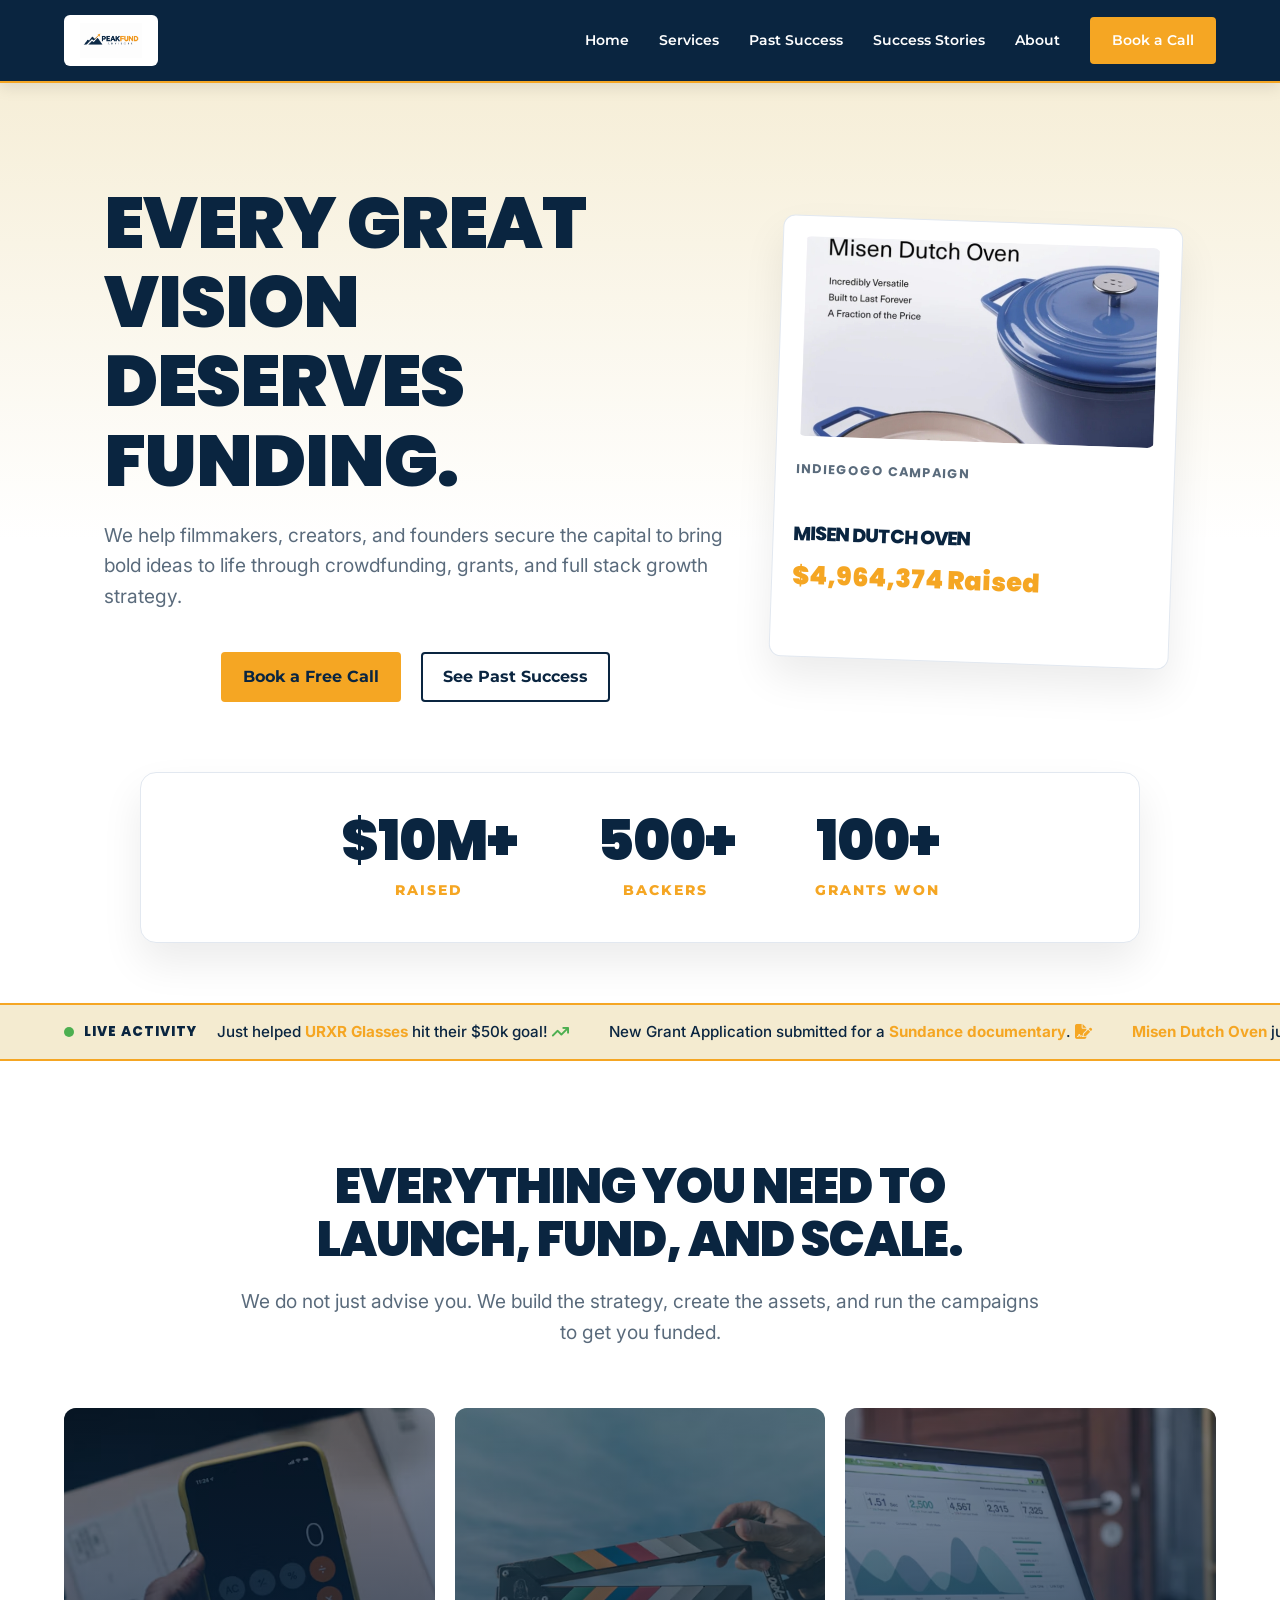
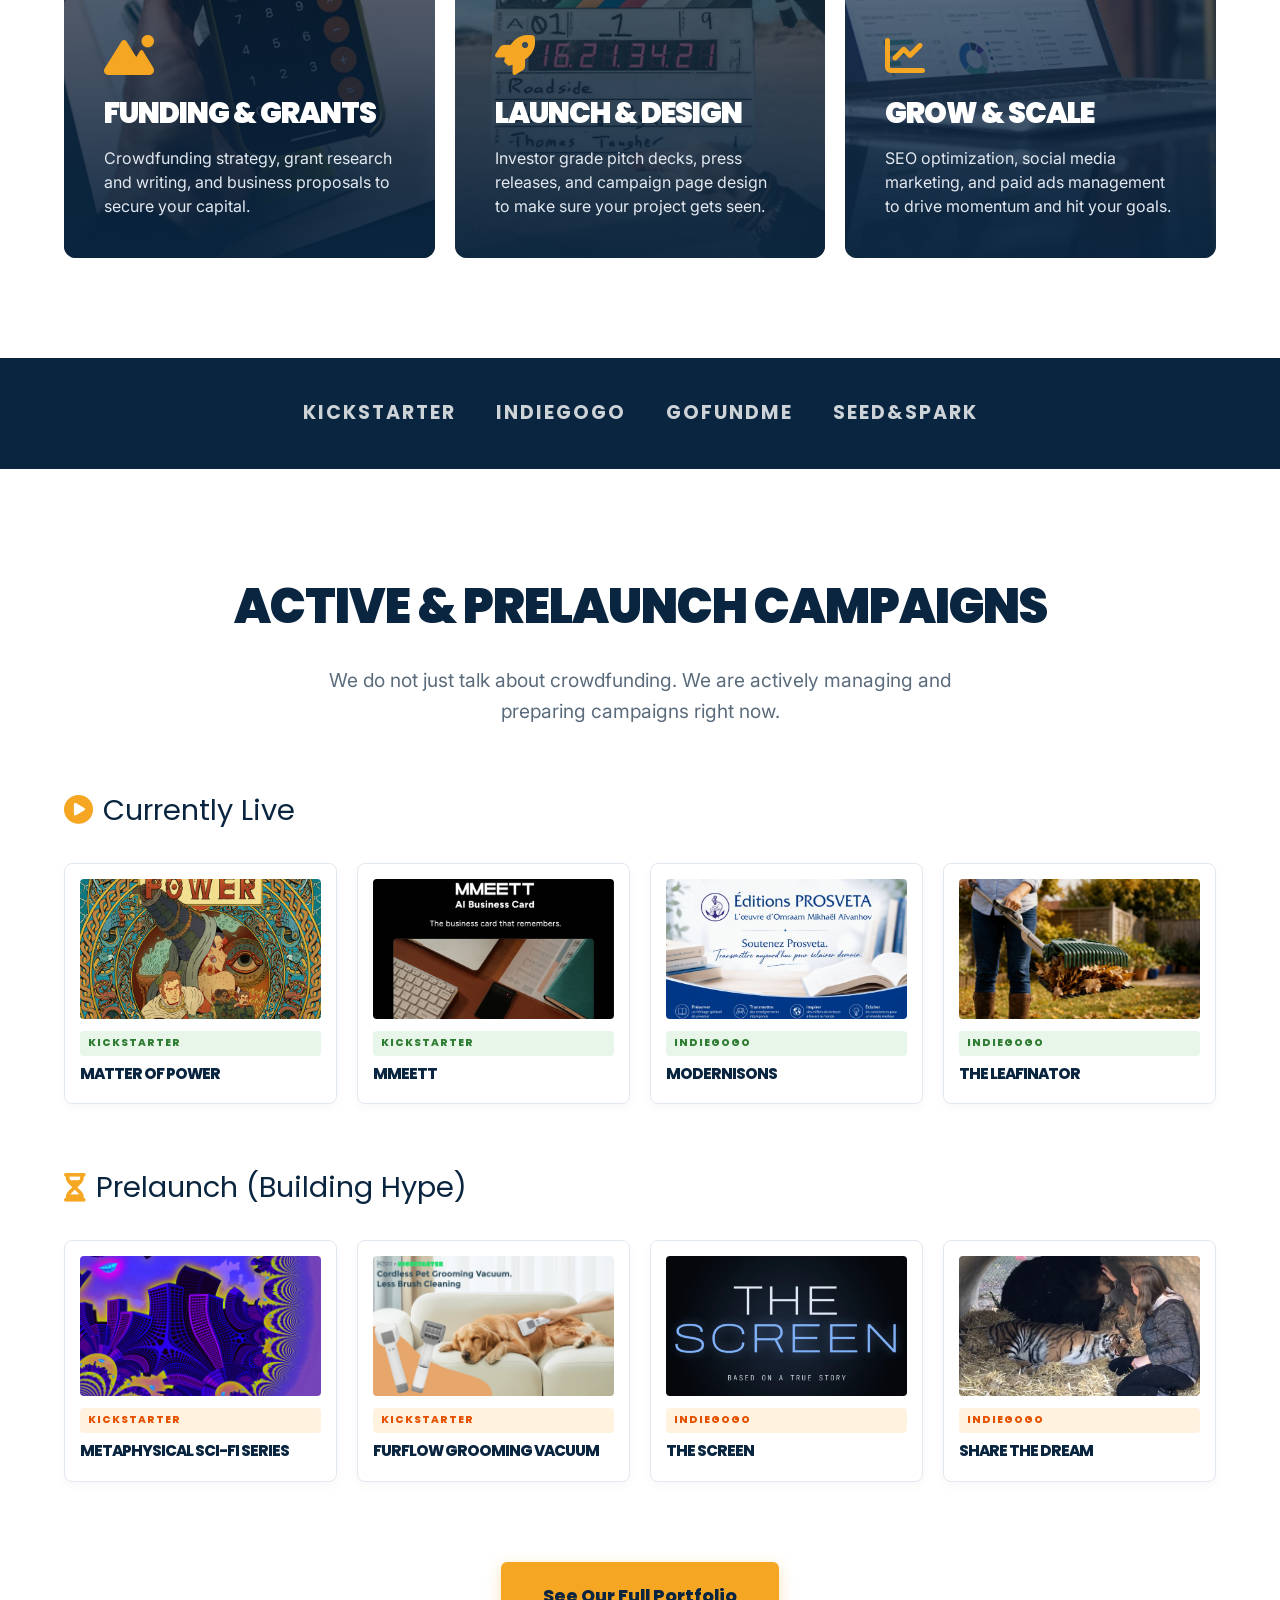
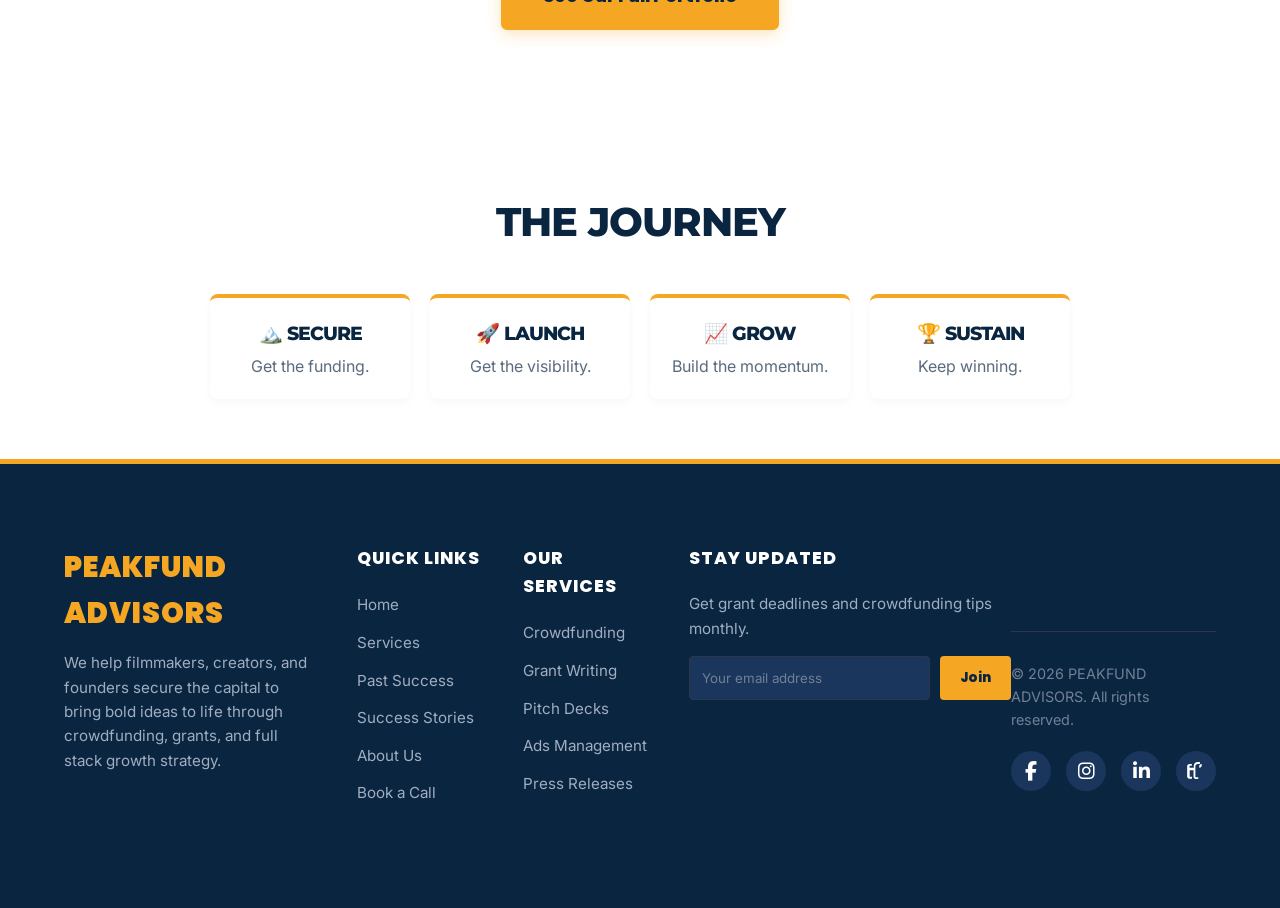
<file: index.html>
<!DOCTYPE html>
<html lang="en">
<head>
    <meta charset="UTF-8">
    <meta name="viewport" content="width=device-width, initial-scale=1.0">
    <title>PEAKFUND ADVISORS | From Vision to Funding</title>
    
    <!-- FAVICON -->
    <link rel="icon" type="image/png" href="images/favicon.png">
    
    <link href="https://fonts.googleapis.com/css2?family=Poppins:wght@700;800;900&family=Inter:wght@400;500;600&family=Montserrat:wght@700;800;900&display=swap" rel="stylesheet">
    <link rel="stylesheet" href="https://cdnjs.cloudflare.com/ajax/libs/font-awesome/6.5.1/css/all.min.css">
    <link rel="stylesheet" href="css/style.css">
    <style>
        /* Hero Layout */
        .hero { padding: 100px 5% 120px; text-align: left; display: flex; align-items: center; justify-content: space-between; gap: 50px; max-width: 1200px; margin: 0 auto; }
        .hero-content { flex: 1; }
        .hero-content h1 { font-family: 'Poppins', sans-serif; font-weight: 900; font-size: 4.5rem; margin-bottom: 20px; line-height: 1.1; letter-spacing: -1px;}
        .hero-content p { font-size: 1.2rem; margin-bottom: 40px; color: var(--text-muted); }
        .hero-btns { display: flex; gap: 20px; }
        
        /* Floating Proof Card */
        .hero-card { flex: 0 0 400px; background: var(--white); border-radius: 12px; padding: 20px; box-shadow: 0 20px 40px rgba(0,0,0,0.08); border: 1px solid #E2E8F0; transform: rotate(2deg); transition: opacity 0.5s ease-in-out; position: relative; }
        .hero-card:hover { transform: rotate(0deg) scale(1.02); }
        .hero-card img { width: 100%; height: 200px; object-fit: cover; border-radius: 8px; margin-bottom: 15px; background: #e2e8f0;}
        .hero-card h3 { font-size: 1.2rem; margin-bottom: 5px; color: var(--navy); font-family: 'Poppins', sans-serif; font-weight: 800;}
        .hero-card .amount { font-size: 1.6rem; color: var(--gold); font-family: 'Poppins', sans-serif; font-weight: 900; }
        .hero-card .platform { font-size: 0.8rem; color: var(--text-muted); text-transform: uppercase; letter-spacing: 1px; font-family: 'Poppins', sans-serif; font-weight: 700;}

        /* PREMIUM STATS BAR */
        .stats-wrapper { padding: 0 5%; background: transparent; margin-top: -50px; position: relative; z-index: 10; margin-bottom: 60px;}
        .stats-bar { background: var(--white); padding: 40px 5%; display: flex; justify-content: center; gap: 80px; border-radius: 16px; box-shadow: 0 20px 40px rgba(0,0,0,0.08); border: 1px solid #E2E8F0; max-width: 1000px; margin: 0 auto; flex-wrap: wrap; }
        .stat-item { text-align: center; }
        .stat-item h3 { font-family: 'Poppins', sans-serif; font-weight: 900; font-size: 3.5rem; color: var(--navy); line-height: 1; margin-bottom: 10px; }
        .stat-item p { color: var(--gold); font-family: 'Montserrat', sans-serif; font-weight: 800; font-size: 0.9rem; text-transform: uppercase; letter-spacing: 2px; }

        /* LIVE ACTIVITY TICKER */
        .live-ticker { background: var(--warm-ivory); color: var(--navy); padding: 15px 5%; display: flex; align-items: center; overflow: hidden; border-top: 2px solid var(--gold); border-bottom: 2px solid var(--gold); box-shadow: 0 4px 10px rgba(0,0,0,0.05); }
        .ticker-label { display: flex; align-items: center; gap: 10px; font-family: 'Poppins', sans-serif; font-weight: 800; font-size: 0.85rem; letter-spacing: 1px; white-space: nowrap; background: var(--warm-ivory); padding-right: 20px; z-index: 2; color: var(--navy); }
        .pulse-dot { width: 10px; height: 10px; background: #4CAF50; border-radius: 50%; box-shadow: 0 0 0 0 rgba(76, 175, 80, 0.7); animation: pulse 2s infinite; }
        .ticker-content { display: flex; white-space: nowrap; animation: scroll 25s linear infinite; gap: 40px; font-size: 0.95rem; font-family: 'Inter', sans-serif; font-weight: 500;}
        .ticker-content strong { color: var(--gold); }
        
        @keyframes pulse { 0% { transform: scale(0.95); box-shadow: 0 0 0 0 rgba(76, 175, 80, 0.7); } 70% { transform: scale(1); box-shadow: 0 0 0 10px rgba(76, 175, 80, 0); } 100% { transform: scale(0.95); box-shadow: 0 0 0 0 rgba(76, 175, 80, 0); } }
        @keyframes scroll { 0% { transform: translateX(0); } 100% { transform: translateX(-50%); } }

        /* BENTO BOX SERVICES */
        .services-bento { padding: 100px 5%; background: var(--white); }
        .services-header { text-align: center; max-width: 800px; margin: 0 auto 60px auto; }
        .services-header h2 { font-family: 'Poppins', sans-serif; font-weight: 900; font-size: 3rem; color: var(--navy); line-height: 1.1; margin-bottom: 20px;}
        .services-header p { color: var(--text-muted); font-size: 1.2rem; }
        
        .bento-grid { display: grid; grid-template-columns: repeat(3, 1fr); gap: 20px; max-width: 1200px; margin: 0 auto; }
        
        .bento-card { position: relative; border-radius: 12px; overflow: hidden; text-decoration: none; display: flex; flex-direction: column; justify-content: flex-end; padding: 40px; min-height: 450px; transition: transform 0.3s; }
        .bento-card:hover { transform: translateY(-5px); }
        .bento-card img { position: absolute; top: 0; left: 0; width: 100%; height: 100%; object-fit: cover; z-index: 0; transition: transform 0.5s; }
        .bento-card:hover img { transform: scale(1.05); }
        .bento-overlay { position: absolute; top: 0; left: 0; width: 100%; height: 100%; background: linear-gradient(to top, rgba(10, 37, 64, 0.95) 0%, rgba(10, 37, 64, 0.4) 100%); z-index: 1; }
        .bento-content { position: relative; z-index: 2; }
        .bento-content h3 { font-family: 'Poppins', sans-serif; font-weight: 900; font-size: 1.8rem; color: var(--white); margin-bottom: 10px; text-transform: uppercase; }
        .bento-content p { color: #E2E8F0; font-size: 1rem; line-height: 1.5; }
        .bento-content .icon { font-size: 2.5rem; color: var(--gold); margin-bottom: 15px; }

        /* Platform Strip */
        .platform-strip { padding: 40px 5%; background: var(--navy); text-align: center; color: var(--white); display: flex; justify-content: center; gap: 40px; flex-wrap: wrap; }
        .platform-strip p { font-family: 'Poppins', sans-serif; font-size: 1.2rem; font-weight: 700; letter-spacing: 2px; opacity: 0.8; }

        /* LIVE & PRELAUNCH SECTION */
        .campaigns-section { padding: 100px 5%; background: transparent; text-align: center; }
        .campaigns-section h2 { font-family: 'Poppins', sans-serif; font-weight: 900; font-size: 3rem; margin-bottom: 20px; color: var(--navy); }
        .campaigns-section p.subtitle { color: var(--text-muted); font-size: 1.2rem; margin-bottom: 60px; max-width: 700px; margin-left: auto; margin-right: auto; }

        .campaign-group-title { font-family: 'Poppins', sans-serif; font-size: 1.8rem; color: var(--navy); margin-bottom: 30px; text-align: left; max-width: 1200px; margin-left: auto; margin-right: auto; display: flex; align-items: center; gap: 10px;}
        .campaign-group-title i { color: var(--gold); }

        .campaign-grid { display: grid; grid-template-columns: repeat(4, 1fr); gap: 20px; max-width: 1200px; margin: 0 auto 60px auto; }
        
        .campaign-card { background: var(--white); padding: 15px; border-radius: 8px; text-decoration: none; color: var(--navy); transition: transform 0.3s, box-shadow 0.3s; border: 1px solid #E2E8F0; display: flex; flex-direction: column; box-shadow: 0 4px 10px rgba(0,0,0,0.03); text-align: left; }
        .campaign-card:hover { transform: translateY(-5px); box-shadow: 0 15px 30px rgba(0,0,0,0.08); border-color: var(--sky-blue); }
        .campaign-card img { width: 100%; height: 140px; object-fit: cover; border-radius: 4px; margin-bottom: 12px; background: #e2e8f0;}
        .campaign-card h3 { font-family: 'Poppins', sans-serif; font-weight: 800; font-size: 0.95rem; margin-bottom: 5px; line-height: 1.3;}
        
        .badge { display: inline-block; padding: 4px 8px; border-radius: 4px; font-size: 0.65rem; font-weight: 800; font-family: 'Poppins', sans-serif; letter-spacing: 1px; text-transform: uppercase; margin-bottom: 8px; }
        .badge-live { background: #E8F5E9; color: #2E7D32; }
        .badge-pre { background: #FFF3E0; color: #E65100; }

        /* BUTTON STYLING */
        .btn-portfolio { display: inline-block; margin-top: 20px; background: var(--gold); color: var(--navy); padding: 18px 40px; border-radius: 6px; text-decoration: none; font-family: 'Poppins', sans-serif; font-weight: 800; font-size: 1.1rem; transition: transform 0.3s, background 0.3s; box-shadow: 0 4px 15px rgba(245, 166, 35, 0.3); border: 2px solid var(--gold); }
        .btn-portfolio:hover { transform: translateY(-3px); background: var(--navy); color: var(--white); border-color: var(--navy); }

        /* DETAILED FOOTER */
        footer { background: var(--navy); color: var(--white); padding: 80px 5% 30px 5%; border-top: 5px solid var(--gold); width: 100%; }
        .footer-grid { display: grid; grid-template-columns: 2fr 1fr 1fr 1.5fr; gap: 40px; max-width: 1200px; margin: 0 auto 60px auto; }
        
        .footer-brand h3 { font-family: 'Poppins', sans-serif; font-weight: 900; font-size: 1.8rem; color: var(--gold); margin-bottom: 15px; text-transform: uppercase; letter-spacing: 1px;}
        .footer-brand p { color: #A0AEC0; font-size: 0.95rem; line-height: 1.6; margin-bottom: 20px; }
        
        .footer-links h4, .footer-newsletter h4 { font-family: 'Poppins', sans-serif; font-weight: 800; font-size: 1.1rem; margin-bottom: 20px; color: var(--white); text-transform: uppercase; letter-spacing: 1px;}
        .footer-links ul { list-style: none; padding: 0; margin: 0;}
        .footer-links li { margin-bottom: 12px; }
        .footer-links a { color: #A0AEC0; text-decoration: none; font-size: 0.95rem; transition: color 0.3s; }
        .footer-links a:hover { color: var(--gold); padding-left: 5px; }
        
        .footer-newsletter p { color: #A0AEC0; font-size: 0.95rem; margin-bottom: 15px; }
        .newsletter-form { display: flex; gap: 10px; }
        .newsletter-form input { flex: 1; padding: 12px; border-radius: 4px; border: 1px solid #2D3748; background: #1A365D; color: var(--white); font-family: 'Inter', sans-serif; outline: none; }
        .newsletter-form input::placeholder { color: #718096; }
        .newsletter-form button { background: var(--gold); color: var(--navy); border: none; padding: 12px 20px; border-radius: 4px; font-weight: 800; font-family: 'Poppins', sans-serif; cursor: pointer; transition: transform 0.2s; }
        .newsletter-form button:hover { transform: scale(1.05); }

        .footer-bottom { border-top: 1px solid #2D3748; padding-top: 30px; display: flex; justify-content: space-between; align-items: center; max-width: 1200px; margin: 0 auto; flex-wrap: wrap; gap: 20px;}
        .footer-bottom p { color: #718096; font-size: 0.9rem; }
        
        .social-icons { display: flex; gap: 15px; }
        .social-icons a { color: var(--white); font-size: 1.2rem; background: #1A365D; width: 40px; height: 40px; display: flex; align-items: center; justify-content: center; border-radius: 50%; text-decoration: none; transition: all 0.3s; }
        .social-icons a:hover { background: var(--gold); color: var(--navy); transform: translateY(-3px); }
        
        .social-icons svg { width: 18px; height: 18px; fill: var(--white); transition: fill 0.3s; }
        .social-icons a:hover svg { fill: var(--navy); }

        @media (max-width: 900px) {
            .hero { flex-direction: column; text-align: center; }
            .hero-content h1 { font-size: 3rem; }
            .hero-btns { justify-content: center; }
            .hero-card { display: none; }
            .stats-wrapper { margin-top: 20px; }
            .stats-bar { flex-direction: column; gap: 30px; }
            .bento-grid { grid-template-columns: 1fr; }
            .platform-strip { flex-direction: column; gap: 15px; }
            .campaign-grid { grid-template-columns: 1fr 1fr; }
            .campaign-group-title { font-size: 1.5rem; text-align: center; justify-content: center;}
            .ticker-label { display: none; }
            .footer-grid { grid-template-columns: 1fr; text-align: center; }
            .footer-bottom { flex-direction: column; text-align: center; }
        }
        @media (max-width: 600px) {
            .campaign-grid { grid-template-columns: 1fr; }
        }
    </style>
</head>
<body>

    <nav>
        <a href="index.html" class="logo"><img src="images/logo.png" alt="PeakFund Advisors"></a>
        <div class="nav-links">
            <a href="index.html">Home</a>
            <a href="services.html">Services</a>
            <a href="past-success.html">Past Success</a>
            <a href="success-stories.html">Success Stories</a>
            <a href="about.html">About</a>
            <a href="contact.html" class="btn">Book a Call</a>
        </div>
    </nav>

    <header class="hero">
        <div class="hero-content">
            <h1>Every Great Vision <br>Deserves Funding.</h1>
            <p>We help filmmakers, creators, and founders secure the capital to bring bold ideas to life through crowdfunding, grants, and full stack growth strategy.</p>
            <div class="hero-btns">
                <a href="contact.html" class="btn">Book a Free Call</a>
                <a href="past-success.html" class="btn-outline">See Past Success</a>
            </div>
        </div>
        
        <div class="hero-card" id="dynamic-card">
            <img id="card-img" src="images/misen.jpg" alt="Campaign Image">
            <p class="platform" id="card-platform">Indiegogo Campaign</p>
            <h3 id="card-title">Misen Dutch Oven</h3>
            <p class="amount" id="card-amount">$4,964,374 Raised</p>
        </div>
    </header>

    <div class="stats-wrapper">
        <section class="stats-bar">
            <div class="stat-item"><h3>$10M+</h3><p>Raised</p></div>
            <div class="stat-item"><h3>500+</h3><p>Backers</p></div>
            <div class="stat-item"><h3>100+</h3><p>Grants Won</p></div>
        </section>
    </div>

    <div class="live-ticker">
        <div class="ticker-label"><div class="pulse-dot"></div>LIVE ACTIVITY</div>
        <div class="ticker-content">
            <span>Just helped <strong>URXR Glasses</strong> hit their $50k goal! <i class="fa-solid fa-arrow-trend-up" style="color: #4CAF50;"></i></span>
            <span>New Grant Application submitted for a <strong>Sundance documentary</strong>. <i class="fa-solid fa-file-signature" style="color: var(--gold);"></i></span>
            <span><strong>Misen Dutch Oven</strong> just crossed 42,000 backers. <i class="fa-solid fa-users" style="color: var(--sky-blue);"></i></span>
            <span>Launching a new campaign for an <strong>Indie Film Project</strong> in 3 days. <i class="fa-solid fa-rocket" style="color: var(--gold);"></i></span>
            <span>Just helped <strong>URXR Glasses</strong> hit their $50k goal! <i class="fa-solid fa-arrow-trend-up" style="color: #4CAF50;"></i></span>
            <span>New Grant Application submitted for a <strong>Sundance documentary</strong>. <i class="fa-solid fa-file-signature" style="color: var(--gold);"></i></span>
            <span><strong>Misen Dutch Oven</strong> just crossed 42,000 backers. <i class="fa-solid fa-users" style="color: var(--sky-blue);"></i></span>
            <span>Launching a new campaign for an <strong>Indie Film Project</strong> in 3 days. <i class="fa-solid fa-rocket" style="color: var(--gold);"></i></span>
        </div>
    </div>

    <section class="services-bento">
        <div class="services-header">
            <h2>Everything you need to launch, fund, and scale.</h2>
            <p>We do not just advise you. We build the strategy, create the assets, and run the campaigns to get you funded.</p>
        </div>
        <div class="bento-grid">
            <a href="services.html" class="bento-card"><img src="images/service-fund.jpg" alt="Funding"><div class="bento-overlay"></div><div class="bento-content"><i class="fa-solid fa-mountain-sun icon"></i><h3>FUNDING & GRANTS</h3><p>Crowdfunding strategy, grant research and writing, and business proposals to secure your capital.</p></div></a>
            <a href="services.html" class="bento-card"><img src="images/service-launch.jpg" alt="Launch"><div class="bento-overlay"></div><div class="bento-content"><i class="fa-solid fa-rocket icon"></i><h3>LAUNCH & DESIGN</h3><p>Investor grade pitch decks, press releases, and campaign page design to make sure your project gets seen.</p></div></a>
            <a href="services.html" class="bento-card"><img src="images/service-grow.jpg" alt="Grow"><div class="bento-overlay"></div><div class="bento-content"><i class="fa-solid fa-chart-line icon"></i><h3>GROW & SCALE</h3><p>SEO optimization, social media marketing, and paid ads management to drive momentum and hit your goals.</p></div></a>
        </div>
    </section>

    <div class="platform-strip">
        <p>KICKSTARTER</p><p>INDIEGOGO</p><p>GOFUNDME</p><p>SEED&SPARK</p>
    </div>

    <section class="campaigns-section">
        <h2>Active & Prelaunch Campaigns</h2>
        <p class="subtitle">We do not just talk about crowdfunding. We are actively managing and preparing campaigns right now.</p>
        <div class="campaign-group-title"><i class="fa-solid fa-circle-play"></i> Currently Live</div>
        <div class="campaign-grid">
            <a href="https://www.kickstarter.com/projects/matter-of-power/comicbook" target="_blank" class="campaign-card"><img src="images/live-ks-1.jpg" alt="Matter of Power"><span class="badge badge-live">KICKSTARTER</span><h3>Matter of Power</h3></a>
            <a href="https://www.kickstarter.com/projects/mmeett/mmeett" target="_blank" class="campaign-card"><img src="images/live-ks-2.jpg" alt="Mmeett"><span class="badge badge-live">KICKSTARTER</span><h3>Mmeett</h3></a>
            <a href="https://www.indiegogo.com/en/projects/lioubov/modernisons-prosveta-et-preparons-lavenir-ensemble" target="_blank" class="campaign-card"><img src="images/live-ig-1.jpg" alt="Modernisons"><span class="badge badge-live">INDIEGOGO</span><h3>Modernisons</h3></a>
            <a href="https://www.indiegogo.com/en/projects/leafinator/the-leafinator-rake-grab--lift-with-one-ergonomic-tool" target="_blank" class="campaign-card"><img src="images/live-ig-2.jpg" alt="The Leafinator"><span class="badge badge-live">INDIEGOGO</span><h3>The Leafinator</h3></a>
        </div>
        <div class="campaign-group-title" style="margin-top: 40px;"><i class="fa-solid fa-hourglass-half"></i> Prelaunch (Building Hype)</div>
        <div class="campaign-grid">
            <a href="https://www.kickstarter.com/projects/sean-rickard/a-metaphysical-science-fiction-urban-fantasy-series" target="_blank" class="campaign-card"><img src="images/pre-ks-1.jpg" alt="Metaphysical"><span class="badge badge-pre">KICKSTARTER</span><h3>Metaphysical Sci-Fi Series</h3></a>
            <a href="https://www.kickstarter.com/projects/petstz/furflow-cordless-pet-grooming-vacuum-less-brush-cleaning" target="_blank" class="campaign-card"><img src="images/pre-ks-2.jpg" alt="FurFlow"><span class="badge badge-pre">KICKSTARTER</span><h3>FurFlow Grooming Vacuum</h3></a>
            <a href="https://www.indiegogo.com/en/projects/the-screen/the-screen" target="_blank" class="campaign-card"><img src="images/pre-ig-1.jpg" alt="The Screen"><span class="badge badge-pre">INDIEGOGO</span><h3>The Screen</h3></a>
            <a href="https://www.indiegogo.com/en/projects/jeannetterodriguez-38493851/share-the-dream---the-jama-hedgecoth-story" target="_blank" class="campaign-card"><img src="images/pre-ig-2.jpg" alt="Share the Dream"><span class="badge badge-pre">INDIEGOGO</span><h3>Share the Dream</h3></a>
        </div>
        <a href="past-success.html" class="btn-portfolio">See Our Full Portfolio</a>
    </section>

    <section class="journey">
        <h2>The Journey</h2>
        <div class="journey-steps">
            <div class="step"><h3>🏔️ SECURE</h3><p>Get the funding.</p></div>
            <div class="step"><h3>🚀 LAUNCH</h3><p>Get the visibility.</p></div>
            <div class="step"><h3>📈 GROW</h3><p>Build the momentum.</p></div>
            <div class="step"><h3>🏆 SUSTAIN</h3><p>Keep winning.</p></div>
        </div>
    </section>

    <footer>
        <div class="footer-grid">
            <div class="footer-brand">
                <h3>PEAKFUND ADVISORS</h3>
                <p>We help filmmakers, creators, and founders secure the capital to bring bold ideas to life through crowdfunding, grants, and full stack growth strategy.</p>
            </div>
            <div class="footer-links">
                <h4>Quick Links</h4>
                <ul>
                    <li><a href="index.html">Home</a></li>
                    <li><a href="services.html">Services</a></li>
                    <li><a href="past-success.html">Past Success</a></li>
                    <li><a href="success-stories.html">Success Stories</a></li>
                    <li><a href="about.html">About Us</a></li>
                    <li><a href="contact.html">Book a Call</a></li>
                </ul>
            </div>
            <div class="footer-links">
                <h4>Our Services</h4>
                <ul>
                    <li><a href="services.html">Crowdfunding</a></li>
                    <li><a href="services.html">Grant Writing</a></li>
                    <li><a href="services.html">Pitch Decks</a></li>
                    <li><a href="services.html">Ads Management</a></li>
                    <li><a href="services.html">Press Releases</a></li>
                </ul>
            </div>
            <div class="footer-newsletter">
                <h4>Stay Updated</h4>
                <p>Get grant deadlines and crowdfunding tips monthly.</p>
                <form class="newsletter-form">
                    <input type="email" placeholder="Your email address" required>
                    <button type="submit">Join</button>
                </form>
            </div>
        </div>

        <div class="footer-bottom">
            <p>&copy; 2026 PEAKFUND ADVISORS. All rights reserved.</p>
            <div class="social-icons">
                <a href="https://www.facebook.com/share/1DsnXw8TES/" target="_blank" aria-label="Facebook"><i class="fab fa-facebook-f"></i></a>
                <!-- YOUR INSTAGRAM LINK -->
                <a href="https://www.instagram.com/peakfund_advisors/" target="_blank" aria-label="Instagram"><i class="fab fa-instagram"></i></a>
                <a href="#" target="_blank" aria-label="LinkedIn"><i class="fab fa-linkedin-in"></i></a>
                <!-- YOUR FIVERR LINK -->
                <a href="https://www.fiverr.com/zulaikhorpeak" target="_blank" aria-label="Fiverr">
                    <svg viewBox="0 0 24 24" xmlns="http://www.w3.org/2000/svg">
                        <path d="M22.6 2.6h-3.4c-1.6 0-2.9 1.3-2.9 2.9v2.1h-5.1v-2c0-1.7 1.3-3 3-3h3V0h-3c-2.8 0-5.1 2.3-5.1 5.1v2.5H3.4V5.1h3V2.6h-3C1.5 2.6.2 3.9.2 5.5v13.9c0 1.6 1.3 2.9 2.9 2.9h3.5v-2.5h-3v-8.7h5.1v8.7c0 1.6 1.3 2.9 2.9 2.9h3.4v-2.5h-3.4c-.2 0-.4-.2-.4-.4V7.6h5.5c1.6 0 2.9-1.3 2.9-2.9V2.6z"/>
                    </svg>
                </a>
            </div>
        </div>
    </footer>
</body>
</html>
</file>
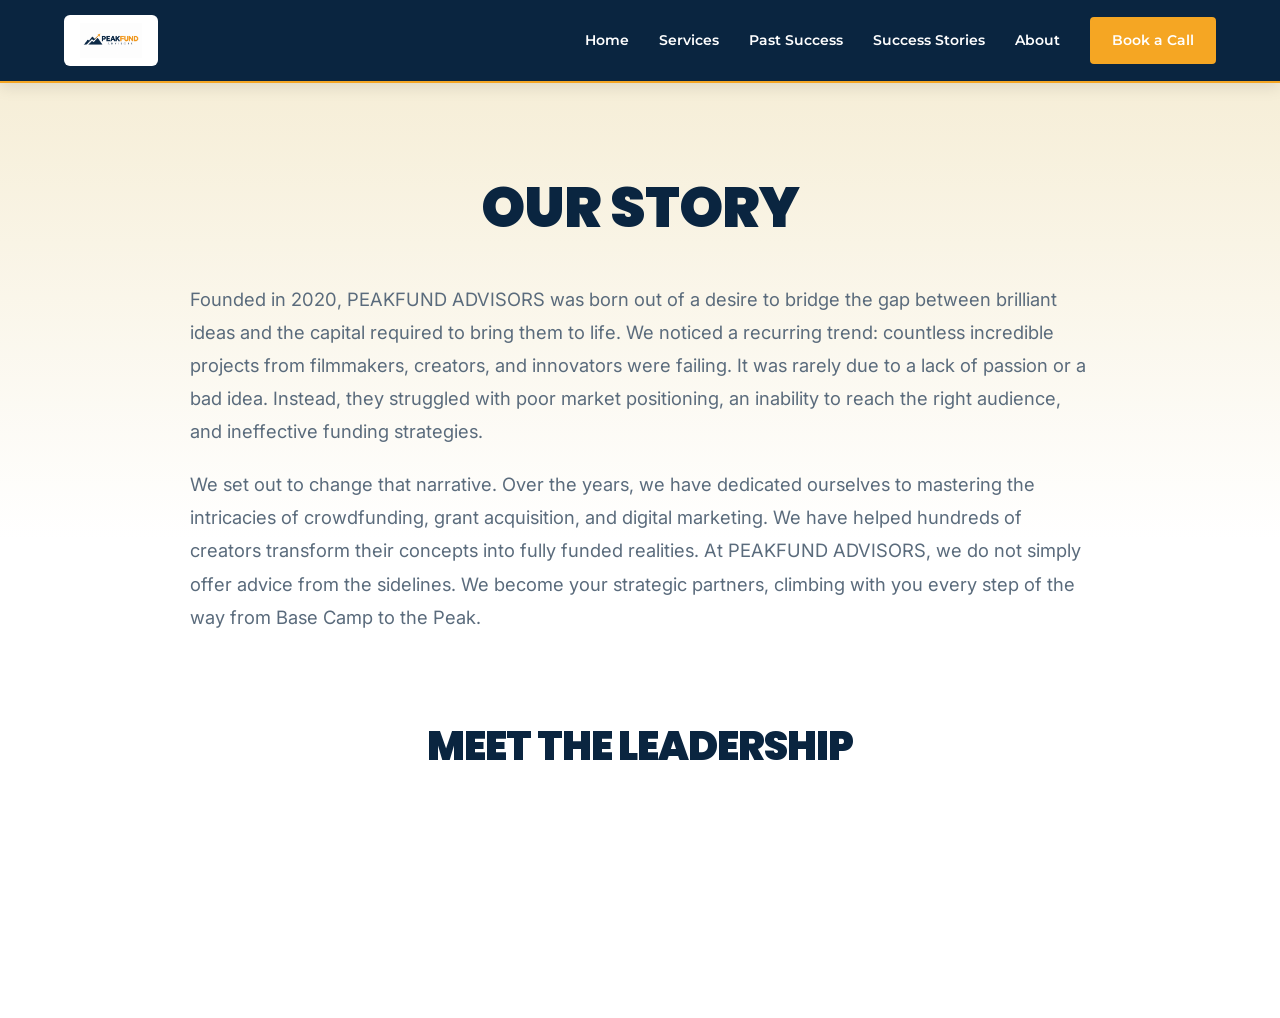
<file: about.html>
<!DOCTYPE html>
<html lang="en">
<head>
    <meta charset="UTF-8">
    <meta name="viewport" content="width=device-width, initial-scale=1.0">
    <title>About Us | PEAKFUND ADVISORS</title>
    
    <!-- FAVICON -->
    <link rel="icon" type="image/png" href="images/favicon.png">
    
    <link href="https://fonts.googleapis.com/css2?family=Poppins:wght@700;800;900&family=Inter:wght@400;500;600&family=Montserrat:wght@700;800;900&display=swap" rel="stylesheet">
    <link rel="stylesheet" href="https://cdnjs.cloudflare.com/ajax/libs/font-awesome/6.5.1/css/all.min.css">
    <link rel="stylesheet" href="css/style.css">
    <style>
        .about-hero { text-align: center; margin-bottom: 80px; }
        .about-hero h1 { font-size: 3.5rem; color: var(--navy); margin-bottom: 30px; font-family: 'Poppins', sans-serif; font-weight: 900;}
        .about-hero p { font-size: 1.15rem; color: var(--text-muted); max-width: 900px; margin: 0 auto 20px auto; line-height: 1.8; text-align: left; }
        
        .team-grid { display: grid; grid-template-columns: 1fr 1fr; gap: 60px; margin: 80px 0; }
        .team-member { display: flex; align-items: center; gap: 35px; }
        
        .team-img-container { width: 280px; height: 280px; border-radius: 50%; overflow: hidden; border: 5px solid var(--gold); box-shadow: 0 10px 30px rgba(0,0,0,0.15); flex-shrink: 0; background-color: #f0f4f8; }
        .team-img { width: 100%; height: 100%; object-fit: cover; object-position: center 15%; }
        .imran-img { object-position: center 30% !important; }
        
        .team-info h3 { font-size: 1.8rem; color: var(--navy); margin-bottom: 5px; font-family: 'Poppins', sans-serif; font-weight: 900; text-transform: uppercase;}
        .team-info h4 { font-size: 1rem; color: var(--gold); margin-bottom: 15px; font-family: 'Poppins', sans-serif; font-weight: 800; letter-spacing: 1px; text-transform: uppercase;}
        .team-info p { color: var(--text-muted); font-size: 1rem; line-height: 1.6; }

        .mission-box { background: var(--white); padding: 50px; border-radius: 12px; margin-top: 60px; border-left: 6px solid var(--sky-blue); box-shadow: 0 10px 30px rgba(0,0,0,0.05); }
        .mission-box h3 { color: var(--navy); margin-bottom: 20px; font-size: 2rem; font-family: 'Poppins', sans-serif; font-weight: 900;}
        .mission-box p { color: var(--text-muted); font-size: 1.1rem; margin-bottom: 20px; line-height: 1.8; }
        .mission-box ul { display: grid; grid-template-columns: 1fr 1fr; gap: 20px; list-style: none; margin-top: 30px;}
        .mission-box li { color: var(--navy); font-weight: 500; font-size: 1.05rem; display: flex; align-items: center; gap: 10px;}
        .mission-box li i { color: var(--gold); font-size: 1.2rem; }

        /* FOOTER STYLES */
        footer { background: var(--navy); color: var(--white); padding: 80px 5% 30px 5%; border-top: 5px solid var(--gold); width: 100%; }
        .footer-grid { display: grid; grid-template-columns: 2fr 1fr 1fr 1.5fr; gap: 40px; max-width: 1200px; margin: 0 auto 60px auto; }
        .footer-brand h3 { font-family: 'Poppins', sans-serif; font-weight: 900; font-size: 1.8rem; color: var(--gold); margin-bottom: 15px; text-transform: uppercase; letter-spacing: 1px;}
        .footer-brand p { color: #A0AEC0; font-size: 0.95rem; line-height: 1.6; margin-bottom: 20px; }
        .footer-links h4, .footer-newsletter h4 { font-family: 'Poppins', sans-serif; font-weight: 800; font-size: 1.1rem; margin-bottom: 20px; color: var(--white); text-transform: uppercase; letter-spacing: 1px;}
        .footer-links ul { list-style: none; padding: 0; margin: 0;}
        .footer-links li { margin-bottom: 12px; }
        .footer-links a { color: #A0AEC0; text-decoration: none; font-size: 0.95rem; transition: color 0.3s; }
        .footer-links a:hover { color: var(--gold); padding-left: 5px; }
        .footer-newsletter p { color: #A0AEC0; font-size: 0.95rem; margin-bottom: 15px; }
        .newsletter-form { display: flex; gap: 10px; }
        .newsletter-form input { flex: 1; padding: 12px; border-radius: 4px; border: 1px solid #2D3748; background: #1A365D; color: var(--white); font-family: 'Inter', sans-serif; outline: none; }
        .newsletter-form input::placeholder { color: #718096; }
        .newsletter-form button { background: var(--gold); color: var(--navy); border: none; padding: 12px 20px; border-radius: 4px; font-weight: 800; font-family: 'Poppins', sans-serif; cursor: pointer; transition: transform 0.2s; }
        .newsletter-form button:hover { transform: scale(1.05); }
        .footer-bottom { border-top: 1px solid #2D3748; padding-top: 30px; display: flex; justify-content: space-between; align-items: center; max-width: 1200px; margin: 0 auto; flex-wrap: wrap; gap: 20px;}
        .footer-bottom p { color: #718096; font-size: 0.9rem; }
        .social-icons { display: flex; gap: 15px; }
        .social-icons a { color: var(--white); font-size: 1.2rem; background: #1A365D; width: 40px; height: 40px; display: flex; align-items: center; justify-content: center; border-radius: 50%; text-decoration: none; transition: all 0.3s; }
        .social-icons a:hover { background: var(--gold); color: var(--navy); transform: translateY(-3px); }
        .social-icons svg { width: 18px; height: 18px; fill: var(--white); transition: fill 0.3s; }
        .social-icons a:hover svg { fill: var(--navy); }

        @media (max-width: 900px) { 
            .team-grid { grid-template-columns: 1fr; gap: 40px; }
            .team-member { flex-direction: column; text-align: center; } 
            .mission-box ul { grid-template-columns: 1fr; }
            .about-hero p { text-align: center; }
            .footer-grid { grid-template-columns: 1fr; text-align: center; }
            .footer-bottom { flex-direction: column; text-align: center; }
        }
    </style>
</head>
<body>
    <nav>
        <a href="index.html" class="logo"><img src="images/logo.png" alt="PeakFund Advisors"></a>
        <div class="nav-links">
            <a href="index.html">Home</a>
            <a href="services.html">Services</a>
            <a href="past-success.html">Past Success</a>
            <a href="success-stories.html">Success Stories</a>
            <a href="about.html">About</a>
            <a href="contact.html" class="btn">Book a Call</a>
        </div>
    </nav>
    
    <section class="container">
        <div class="about-hero">
            <h1>Our Story</h1>
            <p>Founded in 2020, PEAKFUND ADVISORS was born out of a desire to bridge the gap between brilliant ideas and the capital required to bring them to life. We noticed a recurring trend: countless incredible projects from filmmakers, creators, and innovators were failing. It was rarely due to a lack of passion or a bad idea. Instead, they struggled with poor market positioning, an inability to reach the right audience, and ineffective funding strategies.</p>
            <p>We set out to change that narrative. Over the years, we have dedicated ourselves to mastering the intricacies of crowdfunding, grant acquisition, and digital marketing. We have helped hundreds of creators transform their concepts into fully funded realities. At PEAKFUND ADVISORS, we do not simply offer advice from the sidelines. We become your strategic partners, climbing with you every step of the way from Base Camp to the Peak.</p>
        </div>

        <h2 style="text-align: center; font-size: 2.5rem; color: var(--navy); margin-bottom: 50px; font-family: 'Poppins', sans-serif; font-weight: 900;">Meet the Leadership</h2>
        
        <div class="team-grid">
            <div class="
</file>
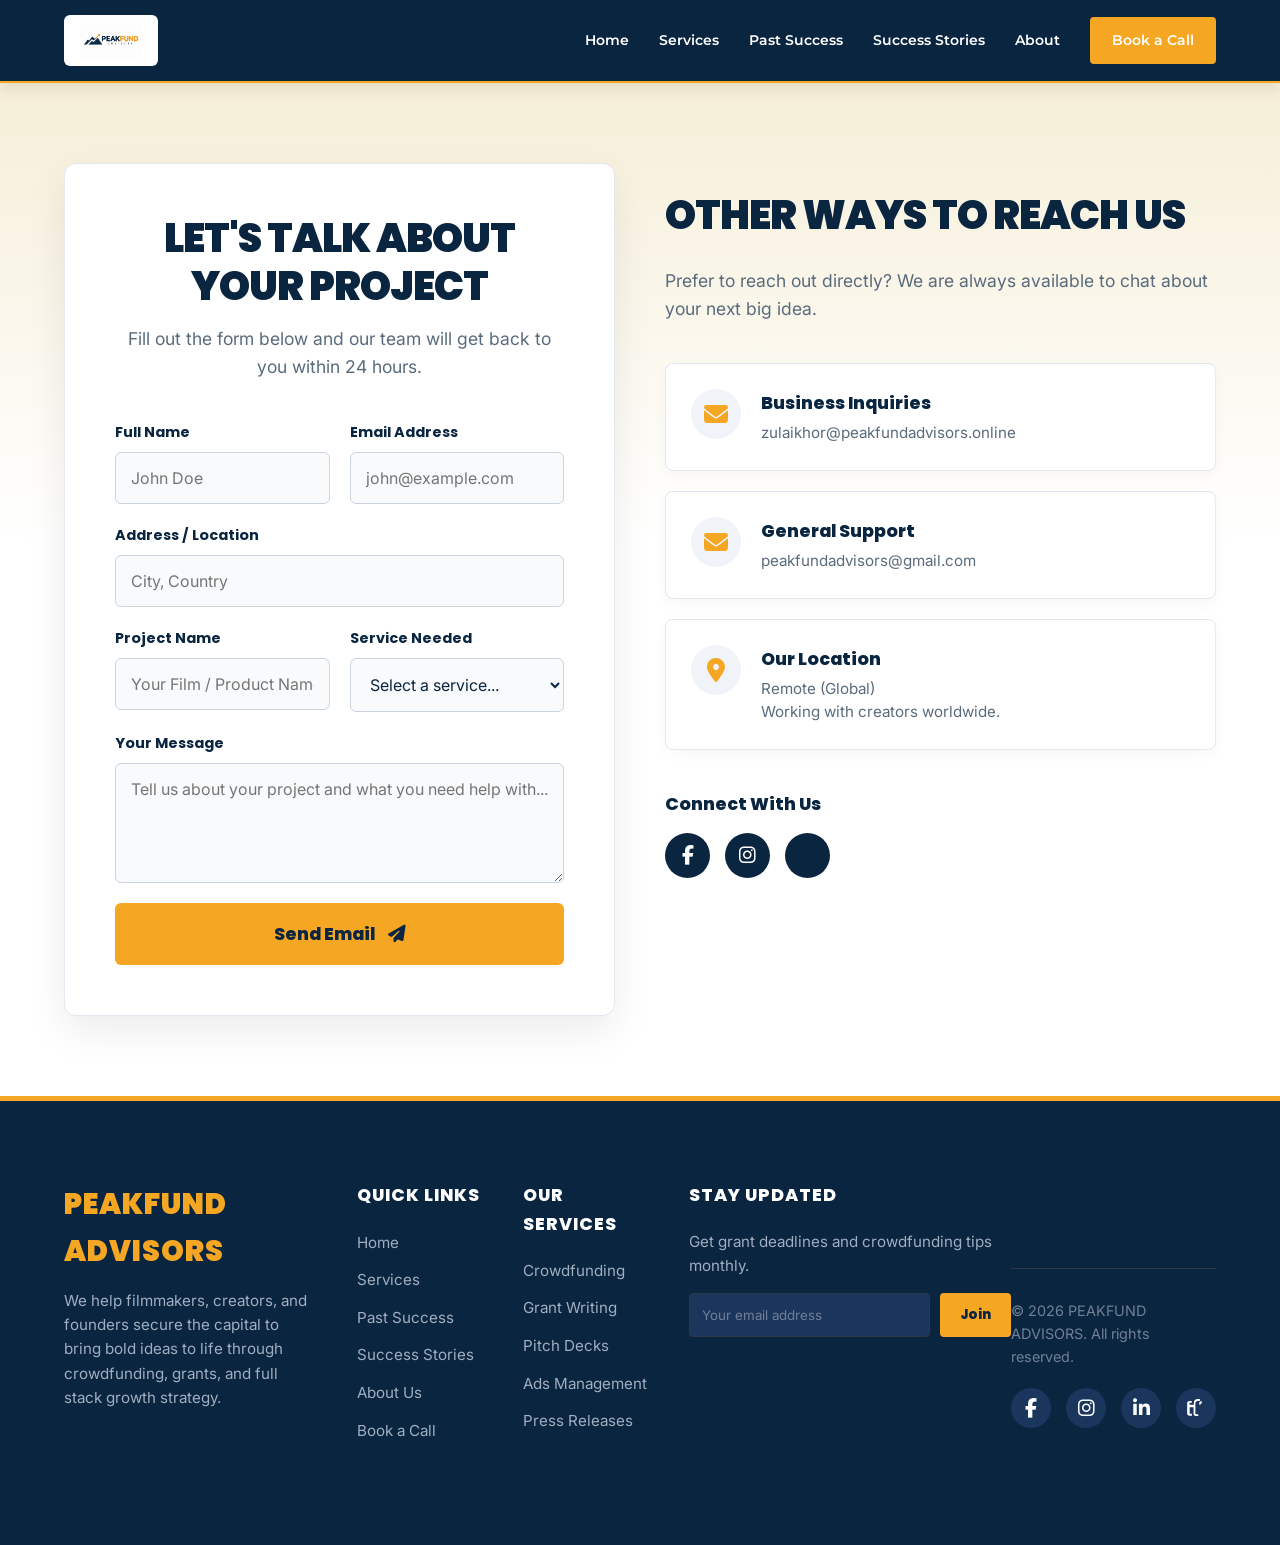
<file: contact.html>
<!DOCTYPE html>
<html lang="en">
<head>
    <meta charset="UTF-8">
    <meta name="viewport" content="width=device-width, initial-scale=1.0">
    <title>Contact | PEAKFUND ADVISORS</title>
    
    <!-- FAVICON -->
    <link rel="icon" type="image/png" href="images/favicon.png">
    
    <link href="https://fonts.googleapis.com/css2?family=Poppins:wght@700;800;900&family=Inter:wght@400;500;600&family=Montserrat:wght@700;800;900&display=swap" rel="stylesheet">
    <link rel="stylesheet" href="https://cdnjs.cloudflare.com/ajax/libs/font-awesome/6.5.1/css/all.min.css">
    <link rel="stylesheet" href="css/style.css">
    <style>
        /* Contact Layout Grid */
        .contact-wrapper { 
            padding: 80px 5%; 
            background: transparent; 
            display: grid; 
            grid-template-columns: 1fr 1fr; 
            gap: 50px; 
            max-width: 1300px; 
            margin: 0 auto; 
            align-items: start;
        }
        
        /* Form Styling */
        .contact-container { background: var(--white); padding: 50px; border-radius: 12px; box-shadow: 0 15px 40px rgba(0,0,0,0.08); border: 1px solid #E2E8F0; }
        .contact-header { text-align: center; margin-bottom: 40px; }
        .contact-header h1 { font-family: 'Poppins', sans-serif; font-weight: 900; font-size: 2.5rem; color: var(--navy); margin-bottom: 15px; line-height: 1.2;}
        .contact-header p { color: var(--text-muted); font-size: 1.1rem; }

        .form-grid { display: grid; grid-template-columns: 1fr 1fr; gap: 20px; }
        .form-group { display: flex; flex-direction: column; }
        .form-group.full-width { grid-column: span 2; }
        
        .form-group label { font-family: 'Poppins', sans-serif; font-weight: 700; font-size: 0.9rem; color: var(--navy); margin-bottom: 8px; }
        .form-group input, .form-group select, .form-group textarea {
            width: 100%; padding: 15px; border-radius: 6px; border: 1px solid #CBD5E0; background: #F8FAFC;
            font-family: 'Inter', sans-serif; font-size: 1rem; color: var(--navy); transition: border-color 0.3s, box-shadow 0.3s;
        }
        .form-group input:focus, .form-group select:focus, .form-group textarea:focus {
            outline: none; border-color: var(--sky-blue); box-shadow: 0 0 0 3px rgba(74, 158, 255, 0.2);
        }
        .form-group textarea { resize: vertical; min-height: 120px; }

        .btn-submit {
            display: inline-block; width: 100%; background: var(--gold); color: var(--navy); padding: 18px;
            border: none; border-radius: 6px; font-family: 'Poppins', sans-serif; font-weight: 800;
            font-size: 1.1rem; cursor: pointer; transition: background 0.3s, transform 0.2s; margin-top: 20px; text-align: center;
        }
        .btn-submit:hover { background: var(--navy); color: var(--white); transform: translateY(-2px); }

        /* Contact Info Side Styling */
        .contact-info-side { display: flex; flex-direction: column; gap: 20px; padding-top: 30px; }
        .contact-info-side h2 { font-family: 'Poppins', sans-serif; font-weight: 900; font-size: 2.5rem; color: var(--navy); margin-bottom: 10px; line-height: 1.1;}
        .contact-info-side > p { color: var(--text-muted); font-size: 1.1rem; line-height: 1.6; margin-bottom: 20px; }
        
        .info-card { background: var(--white); padding: 25px; border-radius: 8px; border: 1px solid #E2E8F0; display: flex; align-items: flex-start; gap: 20px; box-shadow: 0 5px 15px rgba(0,0,0,0.03); transition: transform 0.3s; text-decoration: none; }
        .info-card:hover { transform: translateY(-3px); border-color: var(--sky-blue); }
        
        .info-icon { background: #F0F4F8; color: var(--gold); width: 50px; height: 50px; border-radius: 50%; display: flex; align-items: center; justify-content: center; font-size: 1.5rem; flex-shrink: 0; }
        .info-text h4 { font-family: 'Poppins', sans-serif; font-weight: 800; font-size: 1.1rem; color: var(--navy); margin-bottom: 5px; }
        .info-text p { color: var(--text-muted); font-size: 0.95rem; line-height: 1.5; }
        
        /* Social Buttons */
        .social-links-contact { display: flex; gap: 15px; margin-top: 10px; }
        .social-links-contact a { color: var(--white); background: var(--navy); width: 45px; height: 45px; border-radius: 50%; display: flex; align-items: center; justify-content: center; font-size: 1.2rem; text-decoration: none; transition: all 0.3s; }
        .social-links-contact a:hover { background: var(--gold); color: var(--navy); transform: translateY(-3px); }

        /* FOOTER STYLES */
        footer { background: var(--navy); color: var(--white); padding: 80px 5% 30px 5%; border-top: 5px solid var(--gold); width: 100%; }
        .footer-grid { display: grid; grid-template-columns: 2fr 1fr 1fr 1.5fr; gap: 40px; max-width: 1200px; margin: 0 auto 60px auto; }
        .footer-brand h3 { font-family: 'Poppins', sans-serif; font-weight: 900; font-size: 1.8rem; color: var(--gold); margin-bottom: 15px; text-transform: uppercase; letter-spacing: 1px;}
        .footer-brand p { color: #A0AEC0; font-size: 0.95rem; line-height: 1.6; margin-bottom: 20px; }
        .footer-links h4, .footer-newsletter h4 { font-family: 'Poppins', sans-serif; font-weight: 800; font-size: 1.1rem; margin-bottom: 20px; color: var(--white); text-transform: uppercase; letter-spacing: 1px;}
        .footer-links ul { list-style: none; padding: 0; margin: 0;}
        .footer-links li { margin-bottom: 12px; }
        .footer-links a { color: #A0AEC0; text-decoration: none; font-size: 0.95rem; transition: color 0.3s; }
        .footer-links a:hover { color: var(--gold); padding-left: 5px; }
        .footer-newsletter p { color: #A0AEC0; font-size: 0.95rem; margin-bottom: 15px; }
        .newsletter-form { display: flex; gap: 10px; }
        .newsletter-form input { flex: 1; padding: 12px; border-radius: 4px; border: 1px solid #2D3748; background: #1A365D; color: var(--white); font-family: 'Inter', sans-serif; outline: none; }
        .newsletter-form input::placeholder { color: #718096; }
        .newsletter-form button { background: var(--gold); color: var(--navy); border: none; padding: 12px 20px; border-radius: 4px; font-weight: 800; font-family: 'Poppins', sans-serif; cursor: pointer; transition: transform 0.2s; }
        .newsletter-form button:hover { transform: scale(1.05); }
        .footer-bottom { border-top: 1px solid #2D3748; padding-top: 30px; display: flex; justify-content: space-between; align-items: center; max-width: 1200px; margin: 0 auto; flex-wrap: wrap; gap: 20px;}
        .footer-bottom p { color: #718096; font-size: 0.9rem; }
        .social-icons { display: flex; gap: 15px; }
        .social-icons a { color: var(--white); font-size: 1.2rem; background: #1A365D; width: 40px; height: 40px; display: flex; align-items: center; justify-content: center; border-radius: 50%; text-decoration: none; transition: all 0.3s; }
        .social-icons a:hover { background: var(--gold); color: var(--navy); transform: translateY(-3px); }
        .social-icons svg { width: 18px; height: 18px; fill: var(--white); transition: fill 0.3s; }
        .social-icons a:hover svg { fill: var(--navy); }

        @media (max-width: 900px) { 
            .contact-wrapper { grid-template-columns: 1fr; padding: 40px 5%; }
            .form-grid { grid-template-columns: 1fr; }
            .form-group.full-width { grid-column: span 1; }
            .contact-container { padding: 30px; }
            .footer-grid { grid-template-columns: 1fr; text-align: center; }
            .footer-bottom { flex-direction: column; text-align: center; }
        }
    </style>
</head>
<body>
    <nav>
        <a href="index.html" class="logo"><img src="images/logo.png" alt="PeakFund Advisors"></a>
        <div class="nav-links">
            <a href="index.html">Home</a>
            <a href="services.html">Services</a>
            <a href="past-success.html">Past Success</a>
            <a href="success-stories.html">Success Stories</a>
            <a href="about.html">About</a>
            <a href="contact.html" class="btn">Book a Call</a>
        </div>
    </nav>

    <section class="contact-wrapper">
        <!-- LEFT SIDE: CONTACT FORM -->
        <div class="contact-container">
            <div class="contact-header">
                <h1>Let's Talk About Your Project</h1>
                <p>Fill out the form below and our team will get back to you within 24 hours.</p>
            </div>

            <form action="#" method="POST">
                <div class="form-grid">
                    <!-- Full Name -->
                    <div class="form-group">
                        <label for="name">Full Name</label>
                        <input type="text" id="name" name="name" placeholder="John Doe" required>
                    </div>

                    <!-- Email -->
                    <div class="form-group">
                        <label for="email">Email Address</label>
                        <input type="email" id="email" name="email" placeholder="john@example.com" required>
                    </div>

                    <!-- Address -->
                    <div class="form-group full-width">
                        <label for="address">Address / Location</label>
                        <input type="text" id="address" name="address" placeholder="City, Country" required>
                    </div>

                    <!-- Project Name -->
                    <div class="form-group">
                        <label for="project">Project Name</label>
                        <input type="text" id="project" name="project" placeholder="Your Film / Product Name" required>
                    </div>

                    <!-- Service Selection -->
                    <div class="form-group">
                        <label for="service">Service Needed</label>
                        <select id="service" name="service" required>
                            <option value="" disabled selected>Select a service...</option>
                            <option value="Crowdfunding Strategy">Crowdfunding Strategy</option>
                            <option value="Grant Writing">Grant Writing</option>
                            <option value="Pitch Deck Design">Pitch Deck Design</option>
                            <option value="Press Release">Press Release</option>
                            <option value="Ads Management">Ads Management</option>
                            <option value="Full Campaign Management">Full Campaign Management</option>
                            <option value="Not Sure Yet">Not Sure Yet</option>
                        </select>
                    </div>

                    <!-- Message -->
                    <div class="form-group full-width">
                        <label for="message">Your Message</label>
                        <textarea id="message" name="message" placeholder="Tell us about your project and what you need help with..." required></textarea>
                    </div>
                </div>

                <!-- Send Email Button -->
                <button type="submit" class="btn-submit">
                    Send Email <i class="fa-solid fa-paper-plane" style="margin-left: 10px;"></i>
                </button>
            </form>
        </div>

        <!-- RIGHT SIDE: CONTACT INFO & SOCIALS -->
        <div class="contact-info-side">
            <h2>Other Ways to Reach Us</h2>
            <p>Prefer to reach out directly? We are always available to chat about your next big idea.</p>
            
            <!-- Email 1 -->
            <a href="mailto:zulaikhor@peakfundadvisors.online" class="info-card">
                <div class="info-icon"><i class="fa-solid fa-envelope"></i></div>
                <div class="info-text">
                    <h4>Business Inquiries</h4>
                    <p>zulaikhor@peakfundadvisors.online</p>
                </div>
            </a>

            <!-- Email 2 -->
            <a href="mailto:peakfundadvisors@gmail.com" class="info-card">
                <div class="info-icon"><i class="fa-solid fa-envelope"></i></div>
                <div class="info-text">
                    <h4>General Support</h4>
                    <p>peakfundadvisors@gmail.com</p>
                </div>
            </a>

            <!-- Location -->
            <div class="info-card">
                <div class="info-icon"><i class="fa-solid fa-location-dot"></i></div>
                <div class="info-text">
                    <h4>Our Location</h4>
                    <p>Remote (Global)<br>Working with creators worldwide.</p>
                </div>
            </div>

            <!-- Socials -->
            <div style="margin-top: 20px;">
                <h4 style="font-family: 'Poppins', sans-serif; font-weight: 800; font-size: 1.1rem; color: var(--navy); margin-bottom: 15px;">Connect With Us</h4>
                <div class="social-links-contact">
                    <a href="https://www.facebook.com/share/1DsnXw8TES/" target="_blank" aria-label="Facebook"><i class="fab fa-facebook-f"></i></a>
                    <a href="https://www.instagram.com/peakfund_advisors/" target="_blank" aria-label="Instagram"><i class="fab fa-instagram"></i></a>
                    <a href="https://www.fiverr.com/zulaikhorpeak" target="_blank" aria-label="Fiverr">
                        <svg viewBox="0 0 24 24" style="width: 18px; height: 18px; fill: var(--navy); transition: fill 0.3s;" onmouseover="this.style.fill='var(--navy)'" onmouseout="this.style.fill='var(--navy)'">
                            <path d="M22.6 2.6h-3.4c-1.6 0-2.9 1.3-2.9 2.9v2.1h-5.1v-2c0-1.7 1.3-3 3-3h3V0h-3c-2.8 0-5.1 2.3-5.1 5.1v2.5H3.4V5.1h3V2.6h-3C1.5 2.6.2 3.9.2 5.5v13.9c0 1.6 1.3 2.9 2.9 2.9h3.5v-2.5h-3v-8.7h5.1v8.7c0 1.6 1.3 2.9 2.9 2.9h3.4v-2.5h-3.4c-.2 0-.4-.2-.4-.4V7.6h5.5c1.6 0 2.9-1.3 2.9-2.9V2.6z"/>
                        </svg>
                    </a>
                </div>
            </div>
        </div>
    </section>

    <!-- DETAILED FOOTER -->
    <footer>
        <div class="footer-grid">
            <div class="footer-brand">
                <h3>PEAKFUND ADVISORS</h3>
                <p>We help filmmakers, creators, and founders secure the capital to bring bold ideas to life through crowdfunding, grants, and full stack growth strategy.</p>
            </div>
            <div class="footer-links">
                <h4>Quick Links</h4>
                <ul>
                    <li><a href="index.html">Home</a></li>
                    <li><a href="services.html">Services</a></li>
                    <li><a href="past-success.html">Past Success</a></li>
                    <li><a href="success-stories.html">Success Stories</a></li>
                    <li><a href="about.html">About Us</a></li>
                    <li><a href="contact.html">Book a Call</a></li>
                </ul>
            </div>
            <div class="footer-links">
                <h4>Our Services</h4>
                <ul>
                    <li><a href="services.html">Crowdfunding</a></li>
                    <li><a href="services.html">Grant Writing</a></li>
                    <li><a href="services.html">Pitch Decks</a></li>
                    <li><a href="services.html">Ads Management</a></li>
                    <li><a href="services.html">Press Releases</a></li>
                </ul>
            </div>
            <div class="footer-newsletter">
                <h4>Stay Updated</h4>
                <p>Get grant deadlines and crowdfunding tips monthly.</p>
                <form class="newsletter-form">
                    <input type="email" placeholder="Your email address" required>
                    <button type="submit">Join</button>
                </form>
            </div>
        </div>

        <div class="footer-bottom">
            <p>&copy; 2026 PEAKFUND ADVISORS. All rights reserved.</p>
            <div class="social-icons">
                <a href="https://www.facebook.com/share/1DsnXw8TES/" target="_blank" aria-label="Facebook"><i class="fab fa-facebook-f"></i></a>
                <a href="https://www.instagram.com/peakfund_advisors/" target="_blank" aria-label="Instagram"><i class="fab fa-instagram"></i></a>
                <a href="#" target="_blank" aria-label="LinkedIn"><i class="fab fa-linkedin-in"></i></a>
                <a href="https://www.fiverr.com/zulaikhorpeak" target="_blank" aria-label="Fiverr">
                    <svg viewBox="0 0 24 24" xmlns="http://www.w3.org/2000/svg">
                        <path d="M22.6 2.6h-3.4c-1.6 0-2.9 1.3-2.9 2.9v2.1h-5.1v-2c0-1.7 1.3-3 3-3h3V0h-3c-2.8 0-5.1 2.3-5.1 5.1v2.5H3.4V5.1h3V2.6h-3C1.5 2.6.2 3.9.2 5.5v13.9c0 1.6 1.3 2.9 2.9 2.9h3.5v-2.5h-3v-8.7h5.1v8.7c0 1.6 1.3 2.9 2.9 2.9h3.4v-2.5h-3.4c-.2 0-.4-.2-.4-.4V7.6h5.5c1.6 0 2.9-1.3 2.9-2.9V2.6z"/>
                    </svg>
                </a>
            </div>
        </div>
    </footer>
</body>
</html>
</file>
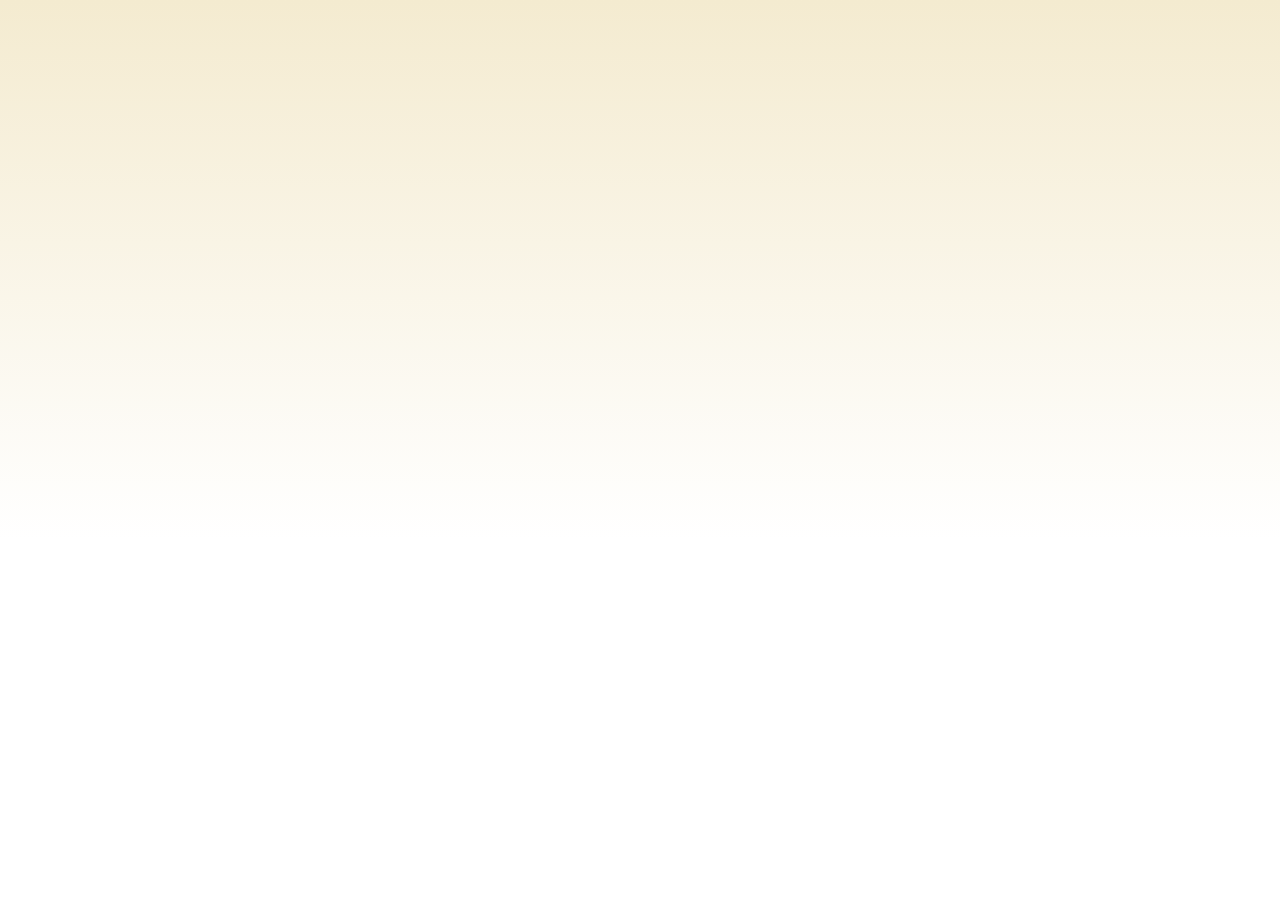
<file: services.html>
<!DOCTYPE html>
<html lang="en">
<head>
    <meta charset="UTF-8">
    <meta name="viewport" content="width=device-width, initial-scale=1.0">
    <title>Services | PEAKFUND ADVISORS</title>
    
    <!-- FAVICON -->
    <link rel="icon" type="image/png" href="images/favicon.png">
    
    <link href="https://fonts.googleapis.com/css2?family=Poppins:wght@700;800;900&family=Inter:wght@400;500;600&family=Montserrat:wght@700;800;900&display=swap" rel="stylesheet">
    <link rel="stylesheet" href="https://cdnjs.cloudflare.com/ajax/libs/font-awesome/6.5.1/css/all.min.css">
    <link rel="stylesheet" href="css/style.css">
    <style>
        /* Jellop-Style Staggered Layout with Images */
        .service-row { display: flex; gap: 60px; margin-bottom: 100px; align-items: center; }
        .service-row:nth-child(even) { flex-direction: row-reverse; }
        
        .service-text { flex: 1; }
        
        .service-badge { display: inline-block; background: var(--warm-ivory); color: var(--gold); font-family: 'Poppins', sans-serif; font-weight: 800; font-size: 0.75rem; padding: 6px 12px; border-radius: 20px; letter-spacing: 1px; text-transform: uppercase; margin-bottom: 20px; border: 1px solid #F5A623;}
        
        .service-text h2 { font-size: 2.5rem; color: var(--navy); margin-bottom: 20px; display: flex; align-items: center; gap: 15px; font-family: 'Poppins', sans-serif; font-weight: 900;}
        .service-text h2 span { font-size: 4rem; color: transparent; -webkit-text-stroke: 2px var(--sky-blue); opacity: 0.6;}
        
        .service-text p { font-size: 1.1rem; color: var(--text-muted); margin-bottom: 20px; line-height: 1.7; }
        
        /* Deliverable Badges */
        .deliverables { display: flex; flex-wrap: wrap; gap: 10px; margin: 25px 0; }
        .deliverables span { background: var(--white); color: var(--navy); font-size: 0.85rem; padding: 6px 12px; border-radius: 4px; font-weight: 600; border: 1px solid #E2E8F0; box-shadow: 0 2px 5px rgba(0,0,0,0.02);}
        .deliverables span i { color: var(--sky-blue); margin-right: 5px; }
        
        .price-tag { font-family: 'Poppins', sans-serif; font-weight: 800; font-size: 1rem; color: var(--navy); margin-bottom: 20px; display: block; background: #F0F4F8; padding: 10px 15px; border-radius: 4px; border-left: 3px solid var(--gold);}
        
        .service-btn { display: inline-block; background: var(--navy); color: var(--white); padding: 12
</file>
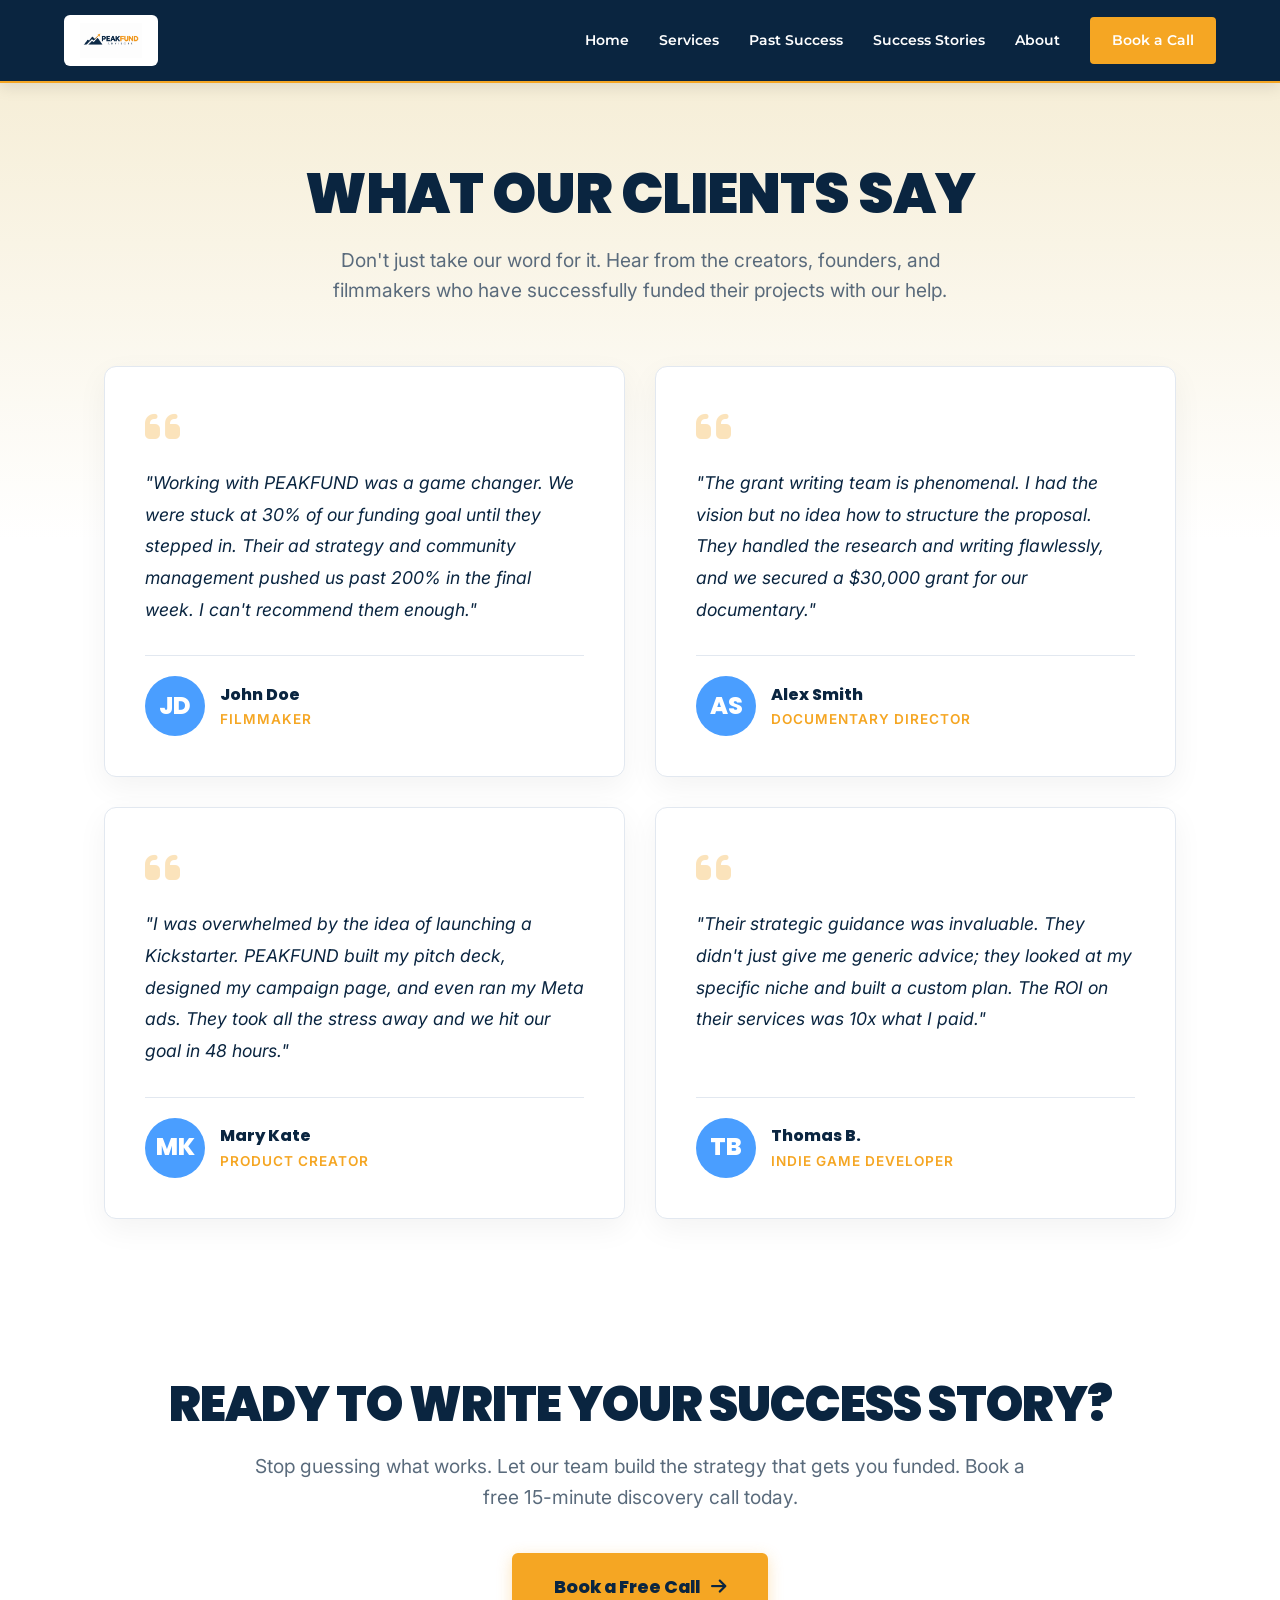
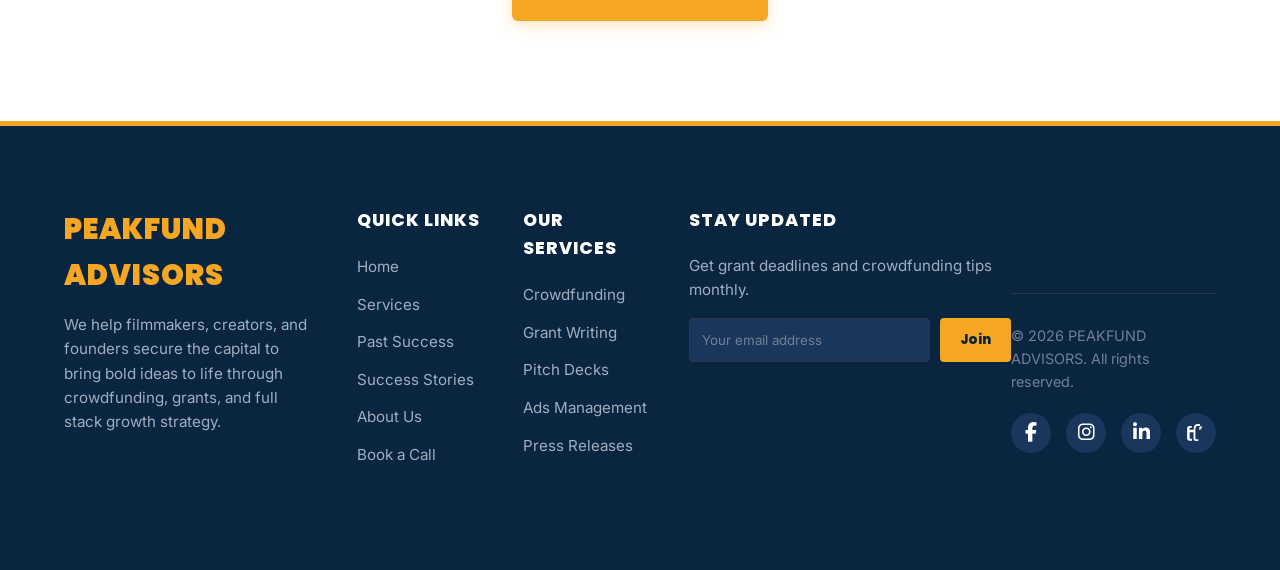
<file: success-stories.html>
<!DOCTYPE html>
<html lang="en">
<head>
    <meta charset="UTF-8">
    <meta name="viewport" content="width=device-width, initial-scale=1.0">
    <title>Success Stories | PEAKFUND ADVISORS</title>
    
    <!-- FAVICON -->
    <link rel="icon" type="image/png" href="images/favicon.png">
    
    <link href="https://fonts.googleapis.com/css2?family=Poppins:wght@700;800;900&family=Inter:wght@400;500;600&family=Montserrat:wght@700;800;900&display=swap" rel="stylesheet">
    <link rel="stylesheet" href="https://cdnjs.cloudflare.com/ajax/libs/font-awesome/6.5.1/css/all.min.css">
    <link rel="stylesheet" href="css/style.css">
    <style>
        .testimonial-section { padding: 80px 5%; background: transparent; max-width: 1200px; margin: 0 auto; }
        
        .testimonial-hero { text-align: center; margin-bottom: 60px; }
        .testimonial-hero h1 { font-family: 'Poppins', sans-serif; font-weight: 900; font-size: 3.5rem; color: var(--navy); margin-bottom: 20px; line-height: 1.1;}
        .testimonial-hero p { color: var(--text-muted); font-size: 1.2rem; max-width: 700px; margin: 0 auto; }

        .testimonial-grid { display: grid; grid-template-columns: repeat(2, 1fr); gap: 30px; }
        
        .testimonial-card { background: var(--white); padding: 40px; border-radius: 12px; box-shadow: 0 10px 30px rgba(0,0,0,0.05); border: 1px solid #E2E8F0; display: flex; flex-direction: column; justify-content: space-between; transition: transform 0.3s;}
        .testimonial-card:hover { transform: translateY(-5px); box-shadow: 0 15px 40px rgba(0,0,0,0.08); }
        
        .quote-icon { font-size: 2.5rem; color: var(--gold); margin-bottom: 20px; opacity: 0.3; }
        .testimonial-text { font-size: 1.1rem; color: var(--navy); font-style: italic; line-height: 1.8; margin-bottom: 30px; }
        
        .client-info { display: flex; align-items: center; gap: 15px; border-top: 1px solid #E2E8F0; padding-top: 20px; }
        .client-img { width: 60px; height: 60px; border-radius: 50%; object-fit: cover; background: var(--sky-blue); color: var(--white); display: flex; align-items: center; justify-content: center; font-family: 'Poppins', sans-serif; font-weight: 800; font-size: 1.5rem;}
        .client-details h4 { font-family: 'Poppins', sans-serif; font-weight: 800; font-size: 1rem; color: var(--navy); margin-bottom: 2px; }
        .client-details p { font-size: 0.85rem; color: var(--gold); font-weight: 600; text-transform: uppercase; letter-spacing: 1px;}

        .cta-full-width { padding: 80px 5% 100px 5%; background: transparent; text-align: center; }
        .cta-full-width h3 { font-family: 'Poppins', sans-serif; font-weight: 900; font-size: 3rem; color: var(--navy); margin-bottom: 20px; line-height: 1.1; }
        .cta-full-width p { color: var(--text-muted); font-size: 1.2rem; max-width: 800px; margin: 0 auto 40px auto; line-height: 1.6; }
        .cta-full-width .btn { background: var(--gold); color: var(--navy); padding: 18px 40px; border-radius: 6px; font-family: 'Poppins', sans-serif; font-weight: 800; font-size: 1.1rem; text-decoration: none; display: inline-block; transition: transform 0.3s, background 0.3s; box-shadow: 0 4px 15px rgba(245, 166, 35, 0.3); border: 2px solid var(--gold); }
        .cta-full-width .btn:hover { transform: translateY(-3px); background: var(--navy); color: var(--white); border-color: var(--navy); }

        /* FOOTER STYLES */
        footer { background: var(--navy); color: var(--white); padding: 80px 5% 30px 5%; border-top: 5px solid var(--gold); width: 100%; }
        .footer-grid { display: grid; grid-template-columns: 2fr 1fr 1fr 1.5fr; gap: 40px; max-width: 1200px; margin: 0 auto 60px auto; }
        .footer-brand h3 { font-family: 'Poppins', sans-serif; font-weight: 900; font-size: 1.8rem; color: var(--gold); margin-bottom: 15px; text-transform: uppercase; letter-spacing: 1px;}
        .footer-brand p { color: #A0AEC0; font-size: 0.95rem; line-height: 1.6; margin-bottom: 20px; }
        .footer-links h4, .footer-newsletter h4 { font-family: 'Poppins', sans-serif; font-weight: 800; font-size: 1.1rem; margin-bottom: 20px; color: var(--white); text-transform: uppercase; letter-spacing: 1px;}
        .footer-links ul { list-style: none; padding: 0; margin: 0;}
        .footer-links li { margin-bottom: 12px; }
        .footer-links a { color: #A0AEC0; text-decoration: none; font-size: 0.95rem; transition: color 0.3s; }
        .footer-links a:hover { color: var(--gold); padding-left: 5px; }
        .footer-newsletter p { color: #A0AEC0; font-size: 0.95rem; margin-bottom: 15px; }
        .newsletter-form { display: flex; gap: 10px; }
        .newsletter-form input { flex: 1; padding: 12px; border-radius: 4px; border: 1px solid #2D3748; background: #1A365D; color: var(--white); font-family: 'Inter', sans-serif; outline: none; }
        .newsletter-form input::placeholder { color: #718096; }
        .newsletter-form button { background: var(--gold); color: var(--navy); border: none; padding: 12px 20px; border-radius: 4px; font-weight: 800; font-family: 'Poppins', sans-serif; cursor: pointer; transition: transform 0.2s; }
        .newsletter-form button:hover { transform: scale(1.05); }
        .footer-bottom { border-top: 1px solid #2D3748; padding-top: 30px; display: flex; justify-content: space-between; align-items: center; max-width: 1200px; margin: 0 auto; flex-wrap: wrap; gap: 20px;}
        .footer-bottom p { color: #718096; font-size: 0.9rem; }
        .social-icons { display: flex; gap: 15px; }
        .social-icons a { color: var(--white); font-size: 1.2rem; background: #1A365D; width: 40px; height: 40px; display: flex; align-items: center; justify-content: center; border-radius: 50%; text-decoration: none; transition: all 0.3s; }
        .social-icons a:hover { background: var(--gold); color: var(--navy); transform: translateY(-3px); }
        .social-icons svg { width: 18px; height: 18px; fill: var(--white); transition: fill 0.3s; }
        .social-icons a:hover svg { fill: var(--navy); }

        @media (max-width: 900px) { 
            .testimonial-grid { grid-template-columns: 1fr; }
            .testimonial-hero h1 { font-size: 2.5rem; }
            .cta-full-width h3 { font-size: 2rem; }
            .footer-grid { grid-template-columns: 1fr; text-align: center; }
            .footer-bottom { flex-direction: column; text-align: center; }
        }
    </style>
</head>
<body>
    <nav>
        <a href="index.html" class="logo"><img src="images/logo.png" alt="PeakFund Advisors"></a>
        <div class="nav-links">
            <a href="index.html">Home</a>
            <a href="services.html">Services</a>
            <a href="past-success.html">Past Success</a>
            <a href="success-stories.html">Success Stories</a>
            <a href="about.html">About</a>
            <a href="contact.html" class="btn">Book a Call</a>
        </div>
    </nav>

    <section class="testimonial-section">
        <div class="testimonial-hero">
            <h1>What Our Clients Say</h1>
            <p>Don't just take our word for it. Hear from the creators, founders, and filmmakers who have successfully funded their projects with our help.</p>
        </div>

        <div class="testimonial-grid">
            <!-- Testimonial 1 -->
            <div class="testimonial-card">
                <div>
                    <i class="fa-solid fa-quote-left quote-icon"></i>
                    <p class="testimonial-text">"Working with PEAKFUND was a game changer. We were stuck at 30% of our funding goal until they stepped in. Their ad strategy and community management pushed us past 200% in the final week. I can't recommend them enough."</p>
                </div>
                <div class="client-info">
                    <div class="client-img">JD</div>
                    <div class="client-details">
                        <h4>John Doe</h4>
                        <p>Filmmaker</p>
                    </div>
                </div>
            </div>

            <!-- Testimonial 2 -->
            <div class="testimonial-card">
                <div>
                    <i class="fa-solid fa-quote-left quote-icon"></i>
                    <p class="testimonial-text">"The grant writing team is phenomenal. I had the vision but no idea how to structure the proposal. They handled the research and writing flawlessly, and we secured a $30,000 grant for our documentary."</p>
                </div>
                <div class="client-info">
                    <div class="client-img">AS</div>
                    <div class="client-details">
                        <h4>Alex Smith</h4>
                        <p>Documentary Director</p>
                    </div>
                </div>
            </div>

            <!-- Testimonial 3 -->
            <div class="testimonial-card">
                <div>
                    <i class="fa-solid fa-quote-left quote-icon"></i>
                    <p class="testimonial-text">"I was overwhelmed by the idea of launching a Kickstarter. PEAKFUND built my pitch deck, designed my campaign page, and even ran my Meta ads. They took all the stress away and we hit our goal in 48 hours."</p>
                </div>
                <div class="client-info">
                    <div class="client-img">MK</div>
                    <div class="client-details">
                        <h4>Mary Kate</h4>
                        <p>Product Creator</p>
                    </div>
                </div>
            </div>

            <!-- Testimonial 4 -->
            <div class="testimonial-card">
                <div>
                    <i class="fa-solid fa-quote-left quote-icon"></i>
                    <p class="testimonial-text">"Their strategic guidance was invaluable. They didn't just give me generic advice; they looked at my specific niche and built a custom plan. The ROI on their services was 10x what I paid."</p>
                </div>
                <div class="client-info">
                    <div class="client-img">TB</div>
                    <div class="client-details">
                        <h4>Thomas B.</h4>
                        <p>Indie Game Developer</p>
                    </div>
                </div>
            </div>
        </div>
    </section>

    <!-- CTA SECTION -->
    <section class="cta-full-width">
        <h3>Ready to Write Your Success Story?</h3>
        <p>Stop guessing what works. Let our team build the strategy that gets you funded. Book a free 15-minute discovery call today.</p>
        <a href="contact.html" class="btn">Book a Free Call <i class="fa-solid fa-arrow-right" style="margin-left: 8px;"></i></a>
    </section>

    <!-- DETAILED FOOTER -->
    <footer>
        <div class="footer-grid">
            <div class="footer-brand">
                <h3>PEAKFUND ADVISORS</h3>
                <p>We help filmmakers, creators, and founders secure the capital to bring bold ideas to life through crowdfunding, grants, and full stack growth strategy.</p>
            </div>
            <div class="footer-links">
                <h4>Quick Links</h4>
                <ul>
                    <li><a href="index.html">Home</a></li>
                    <li><a href="services.html">Services</a></li>
                    <li><a href="past-success.html">Past Success</a></li>
                    <li><a href="success-stories.html">Success Stories</a></li>
                    <li><a href="about.html">About Us</a></li>
                    <li><a href="contact.html">Book a Call</a></li>
                </ul>
            </div>
            <div class="footer-links">
                <h4>Our Services</h4>
                <ul>
                    <li><a href="services.html">Crowdfunding</a></li>
                    <li><a href="services.html">Grant Writing</a></li>
                    <li><a href="services.html">Pitch Decks</a></li>
                    <li><a href="services.html">Ads Management</a></li>
                    <li><a href="services.html">Press Releases</a></li>
                </ul>
            </div>
            <div class="footer-newsletter">
                <h4>Stay Updated</h4>
                <p>Get grant deadlines and crowdfunding tips monthly.</p>
                <form class="newsletter-form">
                    <input type="email" placeholder="Your email address" required>
                    <button type="submit">Join</button>
                </form>
            </div>
        </div>

        <div class="footer-bottom">
            <p>&copy; 2026 PEAKFUND ADVISORS. All rights reserved.</p>
            <div class="social-icons">
                <a href="https://www.facebook.com/share/1DsnXw8TES/" target="_blank" aria-label="Facebook"><i class="fab fa-facebook-f"></i></a>
                <a href="#" target="_blank" aria-label="Instagram"><i class="fab fa-instagram"></i></a>
                <a href="#" target="_blank" aria-label="LinkedIn"><i class="fab fa-linkedin-in"></i></a>
                <a href="#" target="_blank" aria-label="Fiverr">
                    <svg viewBox="0 0 24 24" xmlns="http://www.w3.org/2000/svg">
                        <path d="M22.6 2.6h-3.4c-1.6 0-2.9 1.3-2.9 2.9v2.1h-5.1v-2c0-1.7 1.3-3 3-3h3V0h-3c-2.8 0-5.1 2.3-5.1 5.1v2.5H3.4V5.1h3V2.6h-3C1.5 2.6.2 3.9.2 5.5v13.9c0 1.6 1.3 2.9 2.9 2.9h3.5v-2.5h-3v-8.7h5.1v8.7c0 1.6 1.3 2.9 2.9 2.9h3.4v-2.5h-3.4c-.2 0-.4-.2-.4-.4V7.6h5.5c1.6 0 2.9-1.3 2.9-2.9V2.6z"/>
                    </svg>
                </a>
            </div>
        </div>
    </footer>
</body>
</html>
</file>
<file: css/style.css>
/* PEAKFUND ADVISORS - GOLDEN HOUR THEME */
:root {
  --warm-ivory: #F4EBD0;   /* A clear, soft cream/beige */
  --white: #FFFFFF;        
  --navy: #0A2540;         /* Header & Text */
  --sky-blue: #4A9EFF;     /* Accents */
  --gold: #F5A623;         /* Primary Buttons */
  --text-muted: #5A6B7C;   
}

* { margin: 0; padding: 0; box-sizing: border-box; }

/* Body: Clear Cream fading into Pure White */
body { 
    font-family: 'Inter', sans-serif; 
    background: linear-gradient(180deg, var(--warm-ivory) 0%, var(--white) 60%);
    background-color: var(--white); 
    background-repeat: no-repeat;
    background-attachment: fixed;
    color: var(--navy); 
    line-height: 1.6; 
}

/* HEADLINES: Swapped to Montserrat */
h1, h2, h3, .brand { 
    font-family: 'Montserrat', sans-serif; 
    font-weight: 800;
    letter-spacing: -1px;
    text-transform: uppercase; 
    color: var(--navy); 
}

/* HEADER: Solid Navy */
nav { 
    display: flex; 
    justify-content: space-between; 
    align-items: center; 
    padding: 15px 5%; 
    background: var(--navy); 
    position: sticky; 
    top: 0; 
    z-index: 100; 
    border-bottom: 2px solid var(--gold); 
    box-shadow: 0 4px 15px rgba(0,0,0,0.1); 
}

/* The Logo Container */
.logo { 
    background: var(--white);
    padding: 8px 16px;
    border-radius: 6px;
    display: inline-flex;
    align-items: center;
    transition: transform 0.2s;
}
.logo:hover {
    transform: scale(1.02);
}

/* The Logo Image */
.logo img {
    height: 35px; 
    width: auto;
    display: block;
}

.nav-links { display: flex; gap: 30px; align-items: center; }
.nav-links a { color: var(--white); text-decoration: none; font-weight: 600; font-size: 14px; transition: color 0.3s; font-family: 'Montserrat', sans-serif; }
.nav-links a:hover { color: var(--gold); }

/* Buttons */
.btn { background: var(--gold); color: var(--navy); padding: 10px 20px; border-radius: 4px; text-decoration: none; font-weight: bold; font-family: 'Montserrat', sans-serif; transition: transform 0.2s, background 0.2s; display: inline-block; border: 2px solid var(--gold); }
.btn:hover { transform: scale(1.05); background: var(--white); border-color: var(--white); color: var(--navy); }
.btn-outline { border: 2px solid var(--navy); color: var(--navy); padding: 10px 20px; border-radius: 4px; text-decoration: none; font-weight: bold; font-family: 'Montserrat', sans-serif; transition: all 0.3s; background: transparent; }
.btn-outline:hover { background: var(--navy); color: var(--white); }

/* Hero Section */
.hero { padding: 120px 5% 100px; text-align: center; background: transparent; }
.hero h1 { font-size: 4.5rem; margin-bottom: 20px; line-height: 1.1; }
.hero p { font-size: 1.2rem; max-width: 800px; margin: 0 auto 40px; color: var(--text-muted); font-family: 'Inter', sans-serif; }
.hero-btns { display: flex; gap: 20px; justify-content: center; }

/* Sections */
.who-we-serve { padding: 60px 5%; text-align: center; background: transparent; }
.icons-grid { display: flex; justify-content: center; gap: 40px; margin-top: 30px; flex-wrap: wrap; }
.icons-grid div { background: var(--white); padding: 20px 40px; border-radius: 8px; border: 1px solid #E2E8F0; box-shadow: 0 4px 10px rgba(0,0,0,0.03); }
.icons-grid i { font-size: 2rem; color: var(--sky-blue); margin-bottom: 10px; }
.icons-grid p { font-family: 'Montserrat', sans-serif; font-weight: bold; }

.funding-peak { padding: 80px 5%; text-align: center; background: transparent; }
.funding-peak h2 { font-size: 2.5rem; margin-bottom: 40px; color: var(--navy); }
.peaks-grid { display: grid; grid-template-columns: repeat(auto-fit, minmax(250px, 1fr)); gap: 30px; max-width: 1200px; margin: 0 auto; }
.peak-card { background: var(--white); padding: 20px; border-radius: 8px; text-decoration: none; color: var(--navy); transition: transform 0.3s, box-shadow 0.3s; border: 1px solid #E2E8F0; display: block; box-shadow: 0 4px 10px rgba(0,0,0,0.03); }
.peak-card:hover { transform: translateY(-5px); box-shadow: 0 15px 30px rgba(0,0,0,0.08); border-color: var(--sky-blue); }
.peak-card img { width: 100%; height: 150px; object-fit: cover; border-radius: 4px; margin-bottom: 15px; }
.peak-card h3 { font-size: 1.2rem; margin-bottom: 5px; }
.peak-card p { color: var(--sky-blue); font-family: 'Montserrat', sans-serif; font-weight: bold; font-size: 0.9rem; }

.journey { padding: 60px 5%; text-align: center; background: transparent; }
.journey h2 { font-size: 2.5rem; color: var(--navy); margin-bottom: 40px; }
.journey-steps { display: flex; justify-content: center; gap: 20px; flex-wrap: wrap; }
.step { background: var(--white); padding: 20px; border-radius: 8px; width: 200px; border-top: 4px solid var(--gold); box-shadow: 0 4px 10px rgba(0,0,0,0.03); }
.step h3 { font-size: 1.2rem; margin-bottom: 5px; color: var(--navy); }
.step p { color: var(--text-muted); font-family: 'Inter', sans-serif;}

/* Footer */
footer { background: var(--navy); padding: 40px 5%; display: flex; justify-content: space-between; align-items: center; }
footer p { color: #A0AEC0; font-size: 14px; font-family: 'Inter', sans-serif;}
.social-row a { color: var(--sky-blue); font-size: 24px; margin-left: 15px; transition: color 0.2s, transform 0.2s; display: inline-block; }
.social-row a:hover { color: var(--gold); transform: scale(1.1); }

/* Utilities */
.container { max-width: 1200px; margin: 0 auto; padding: 80px 5%; }
</file>
